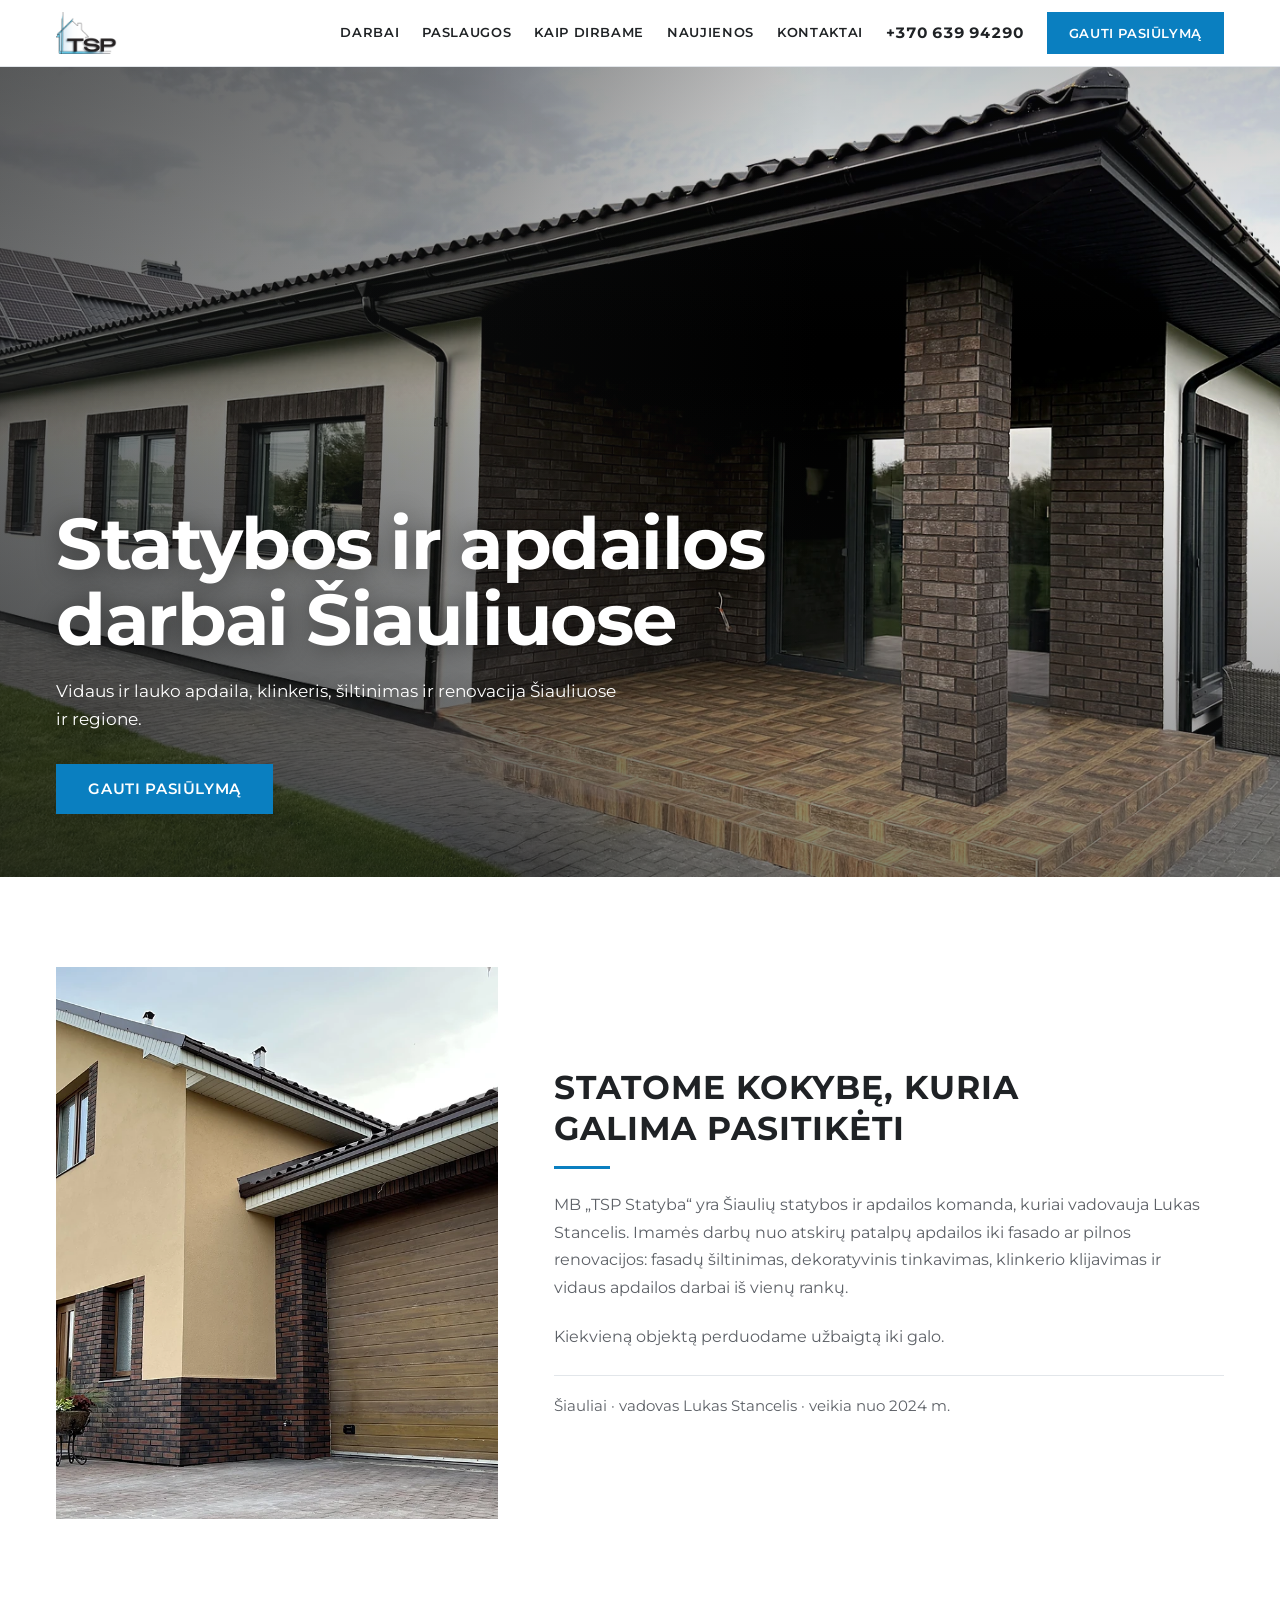
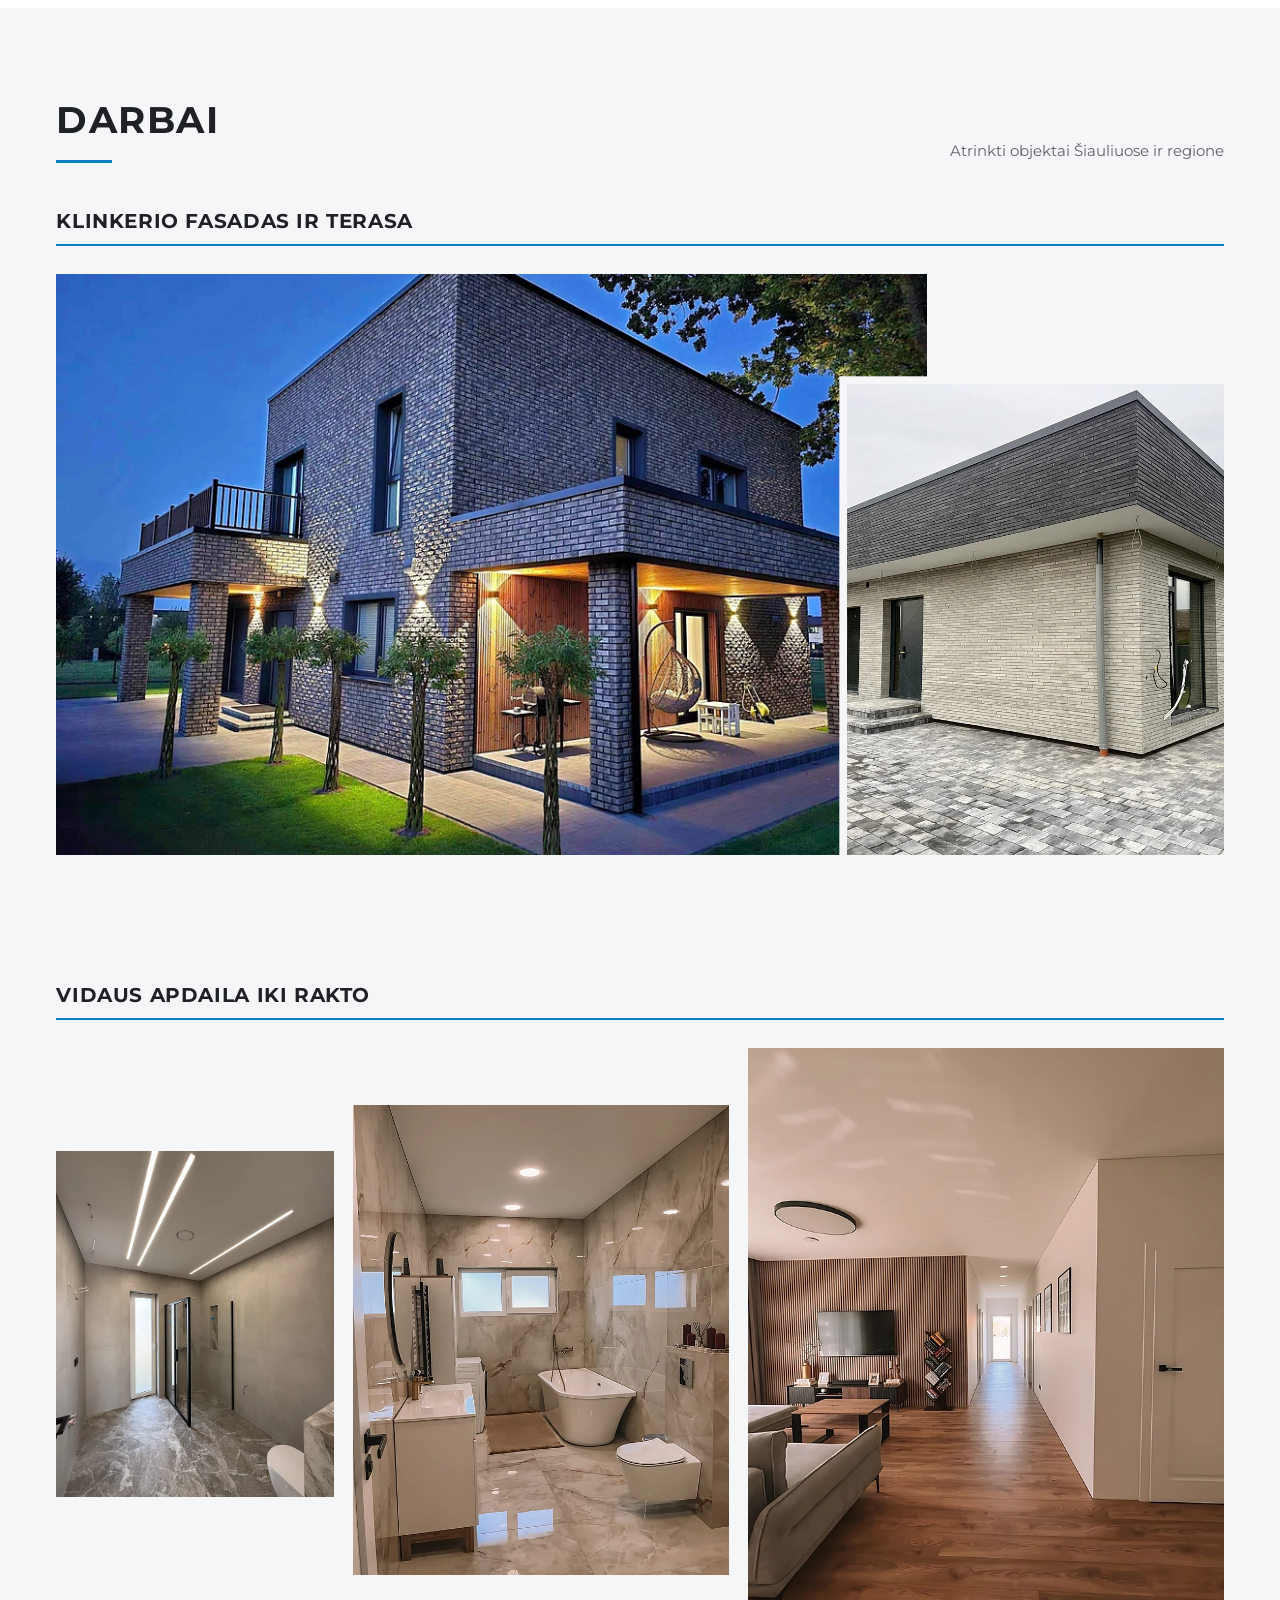
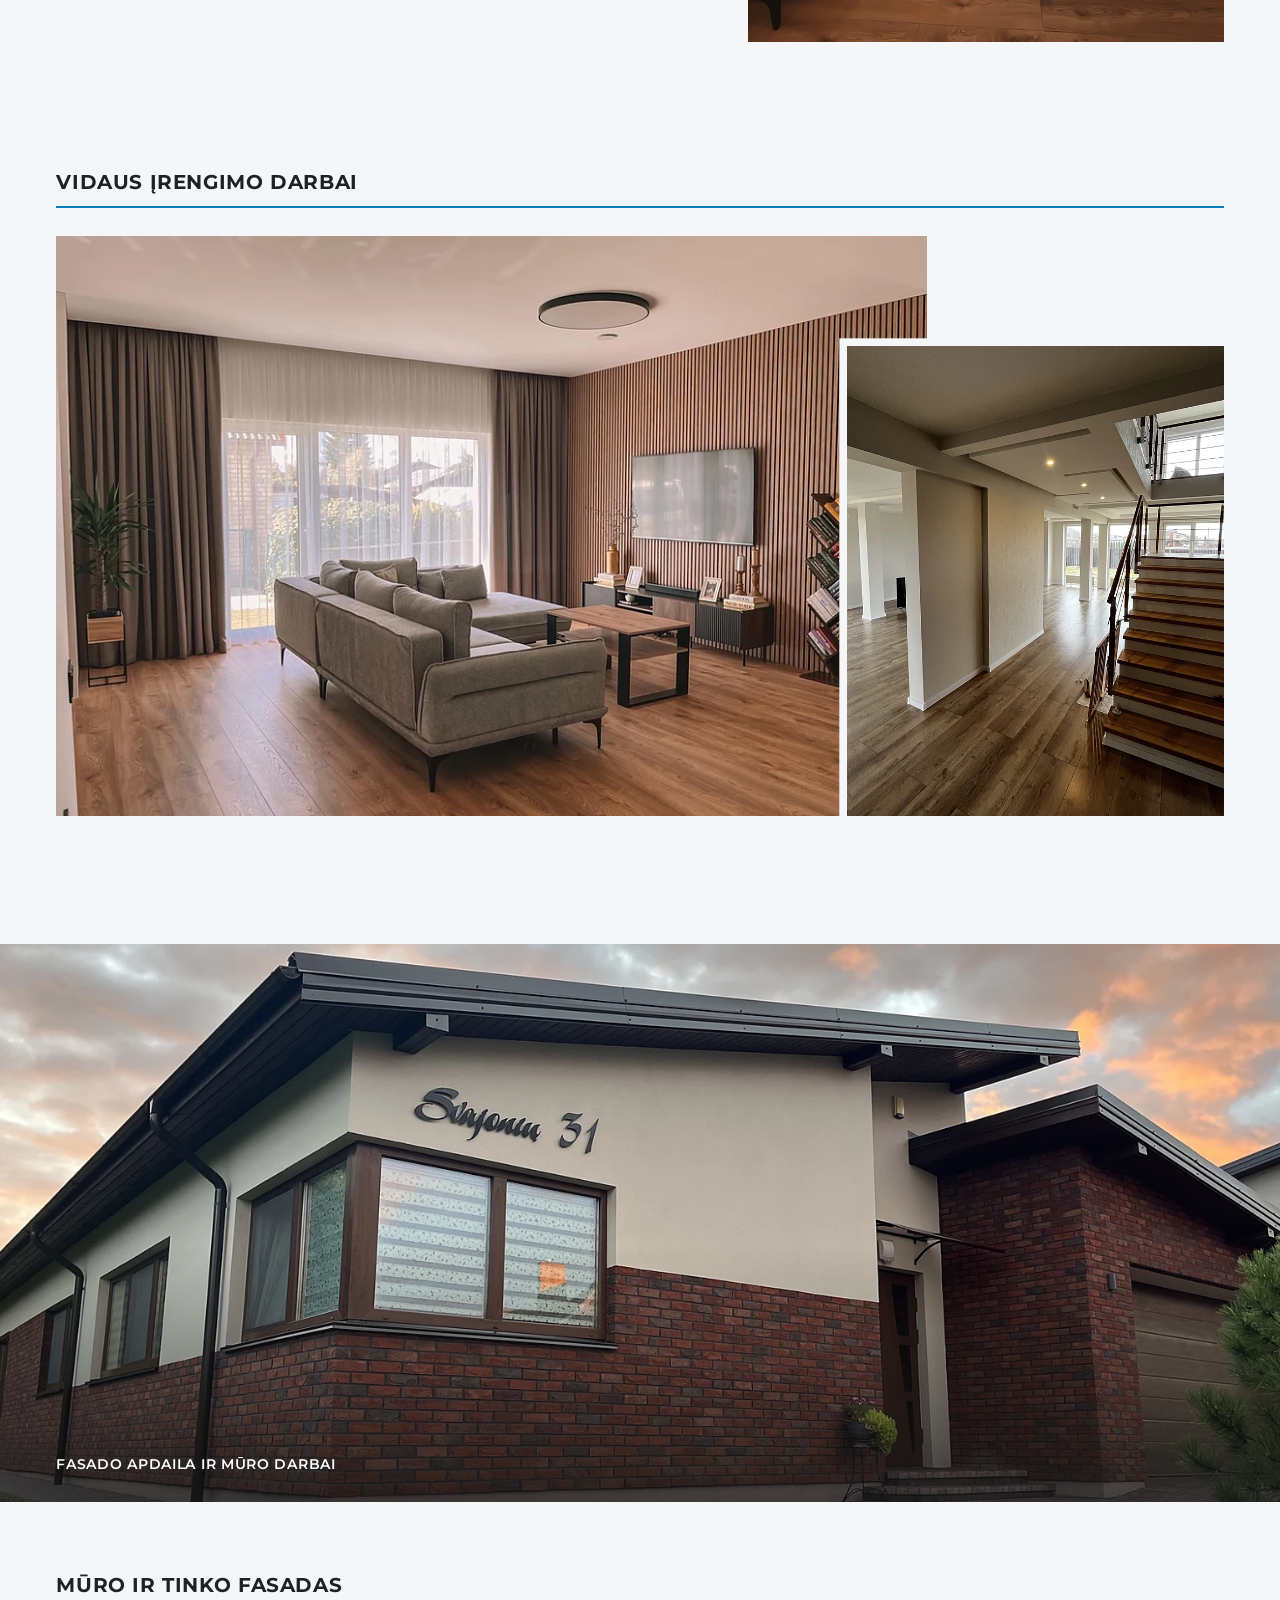
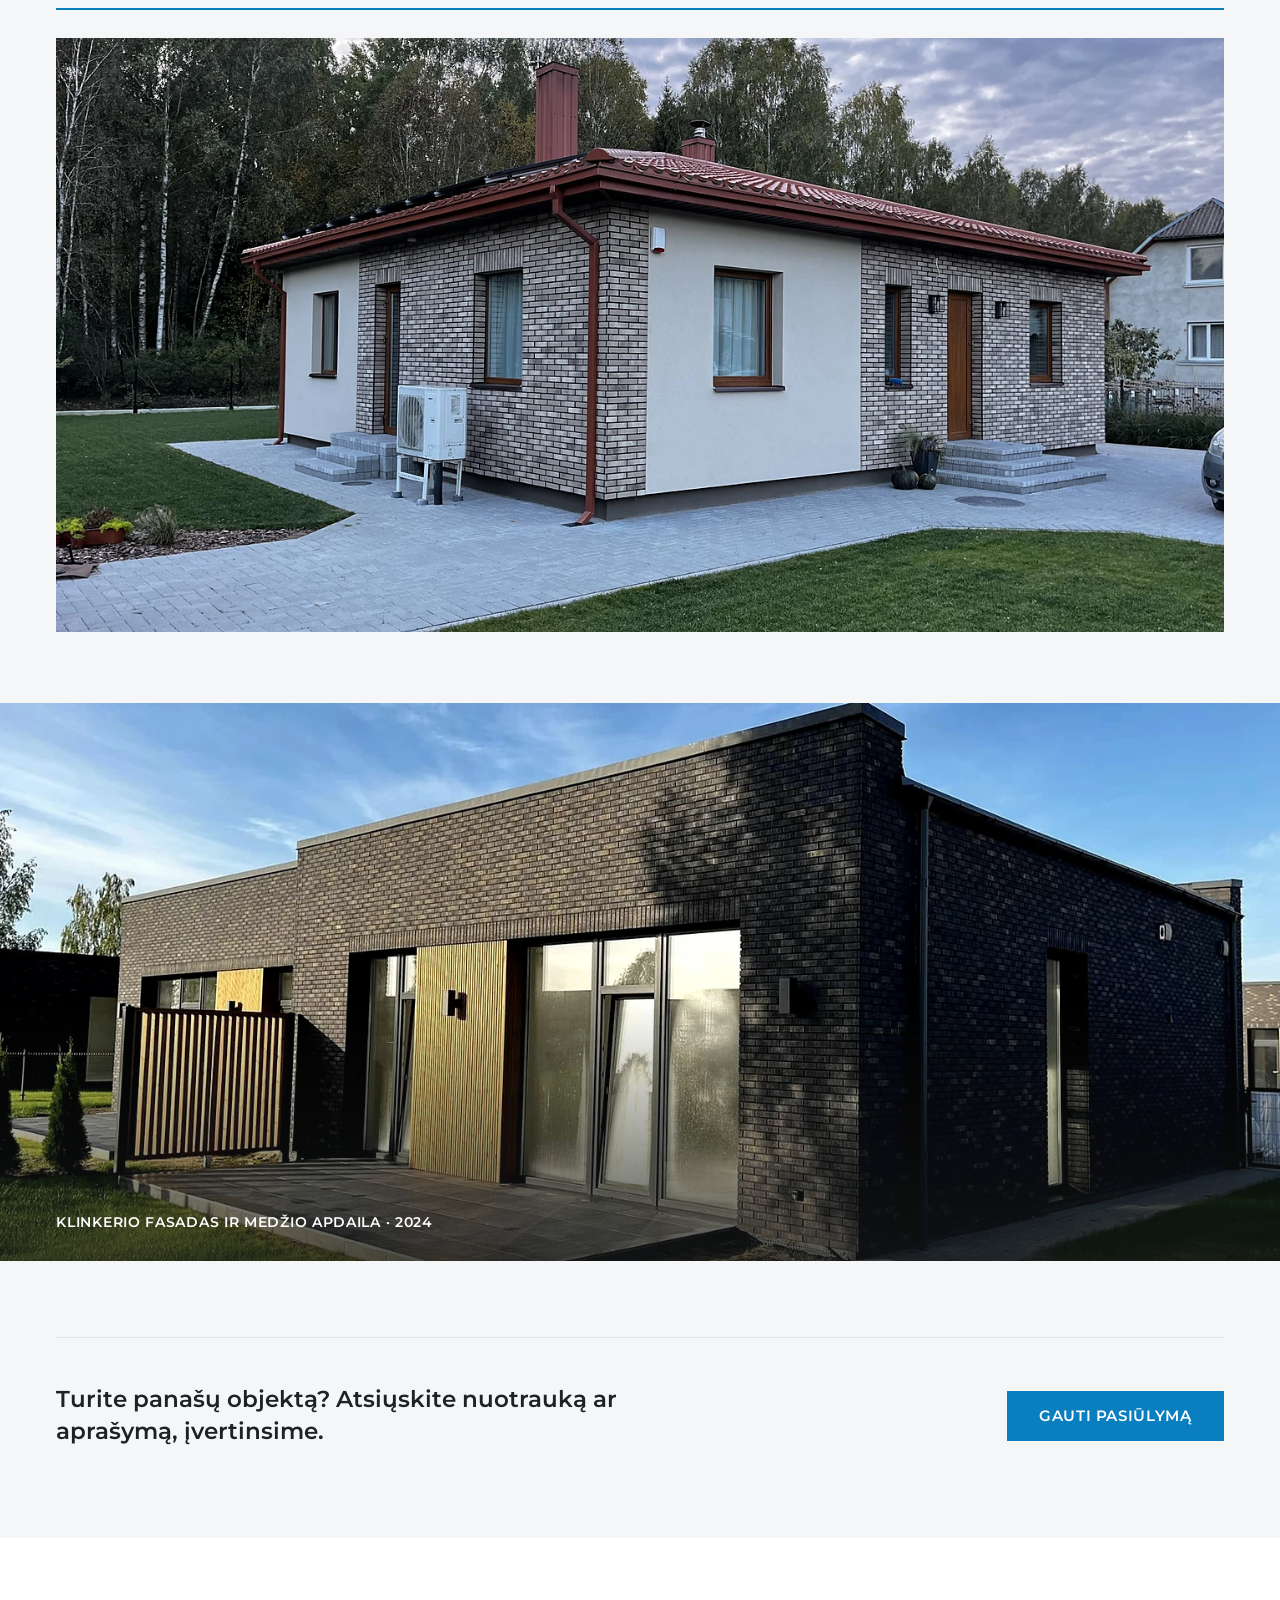
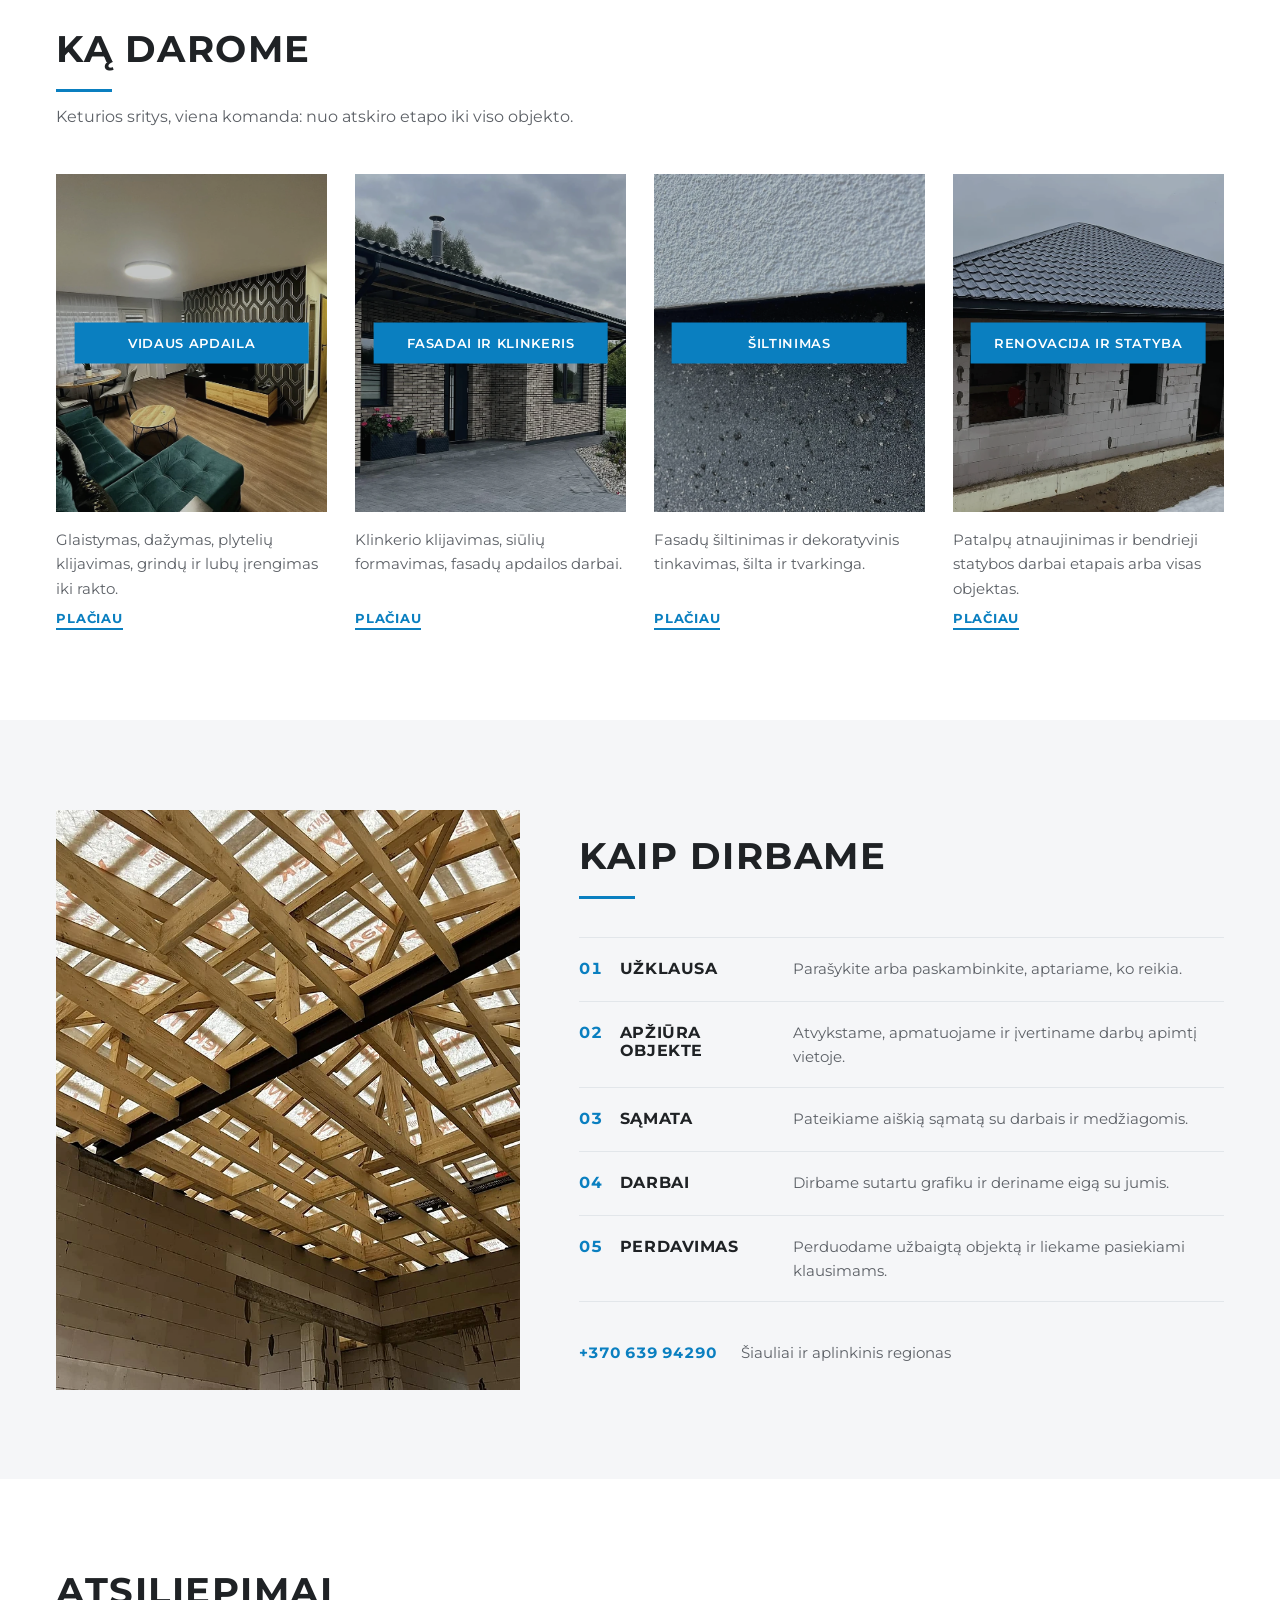
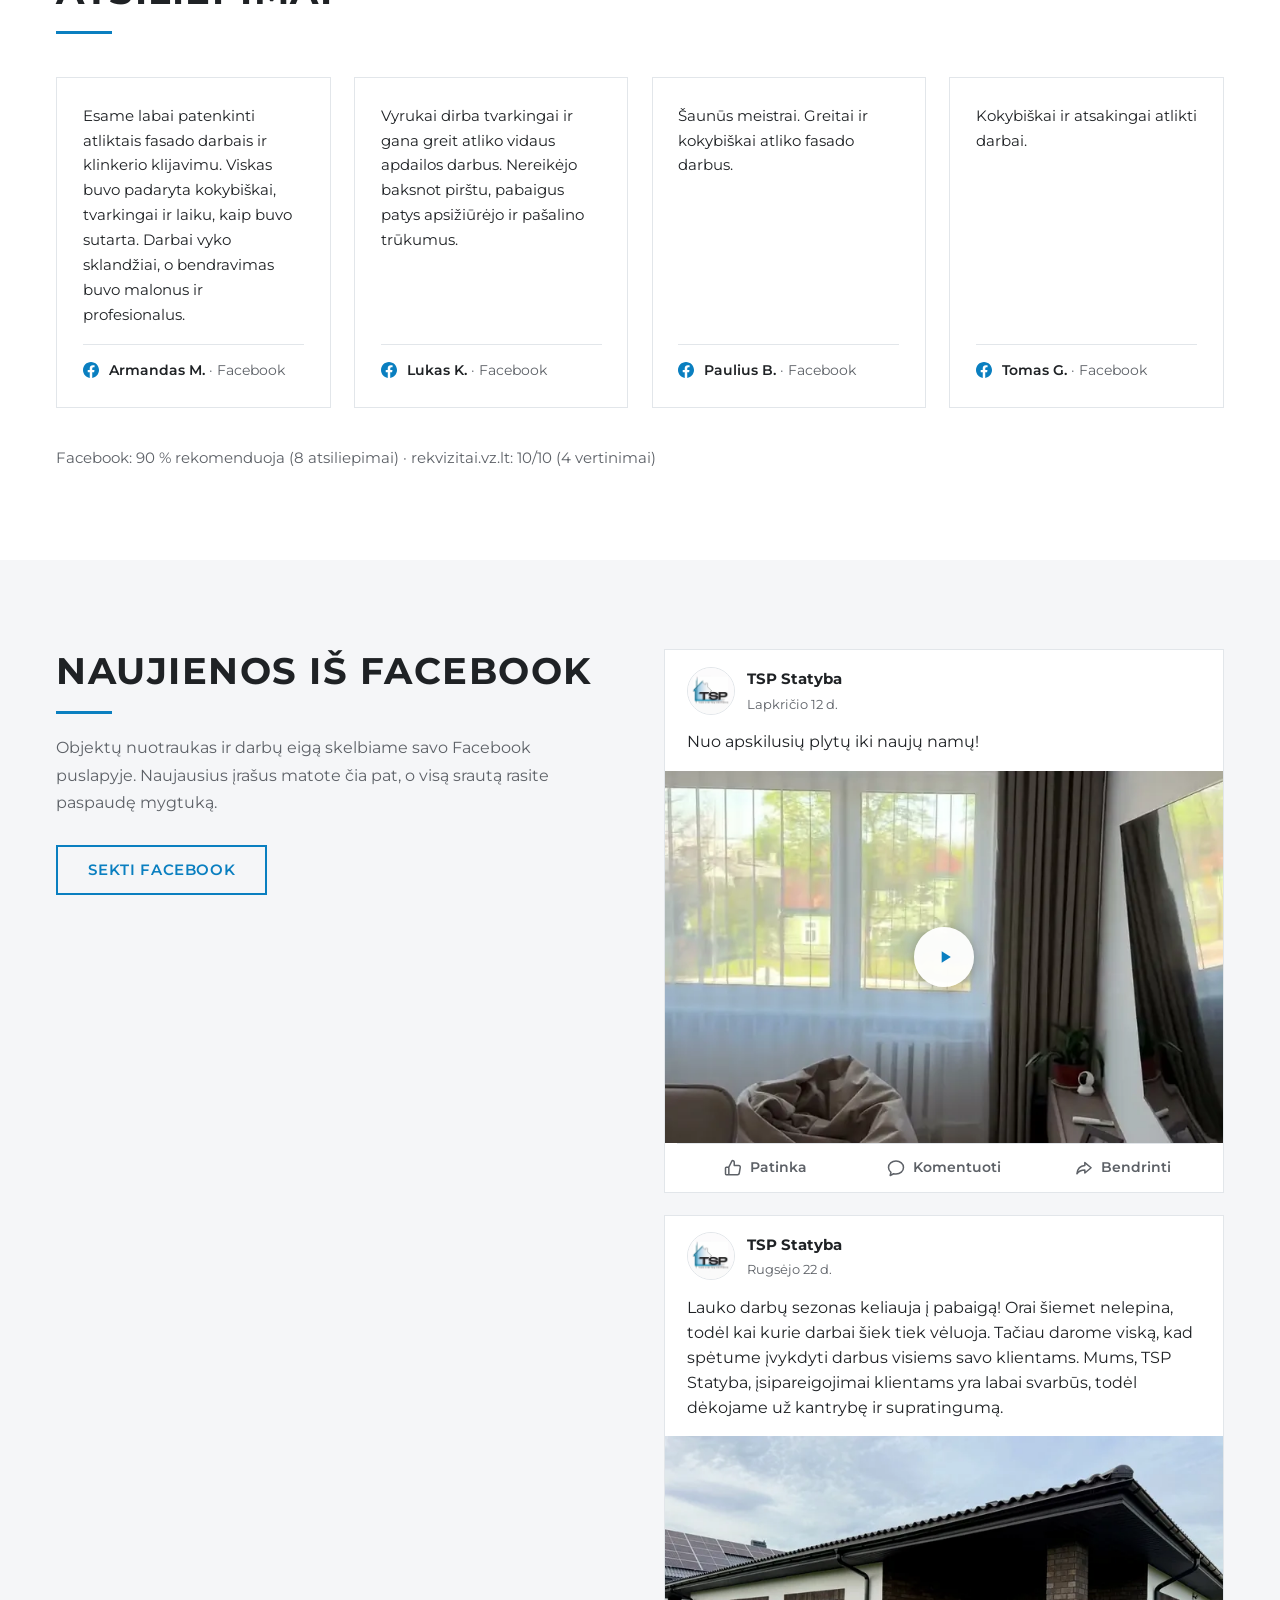
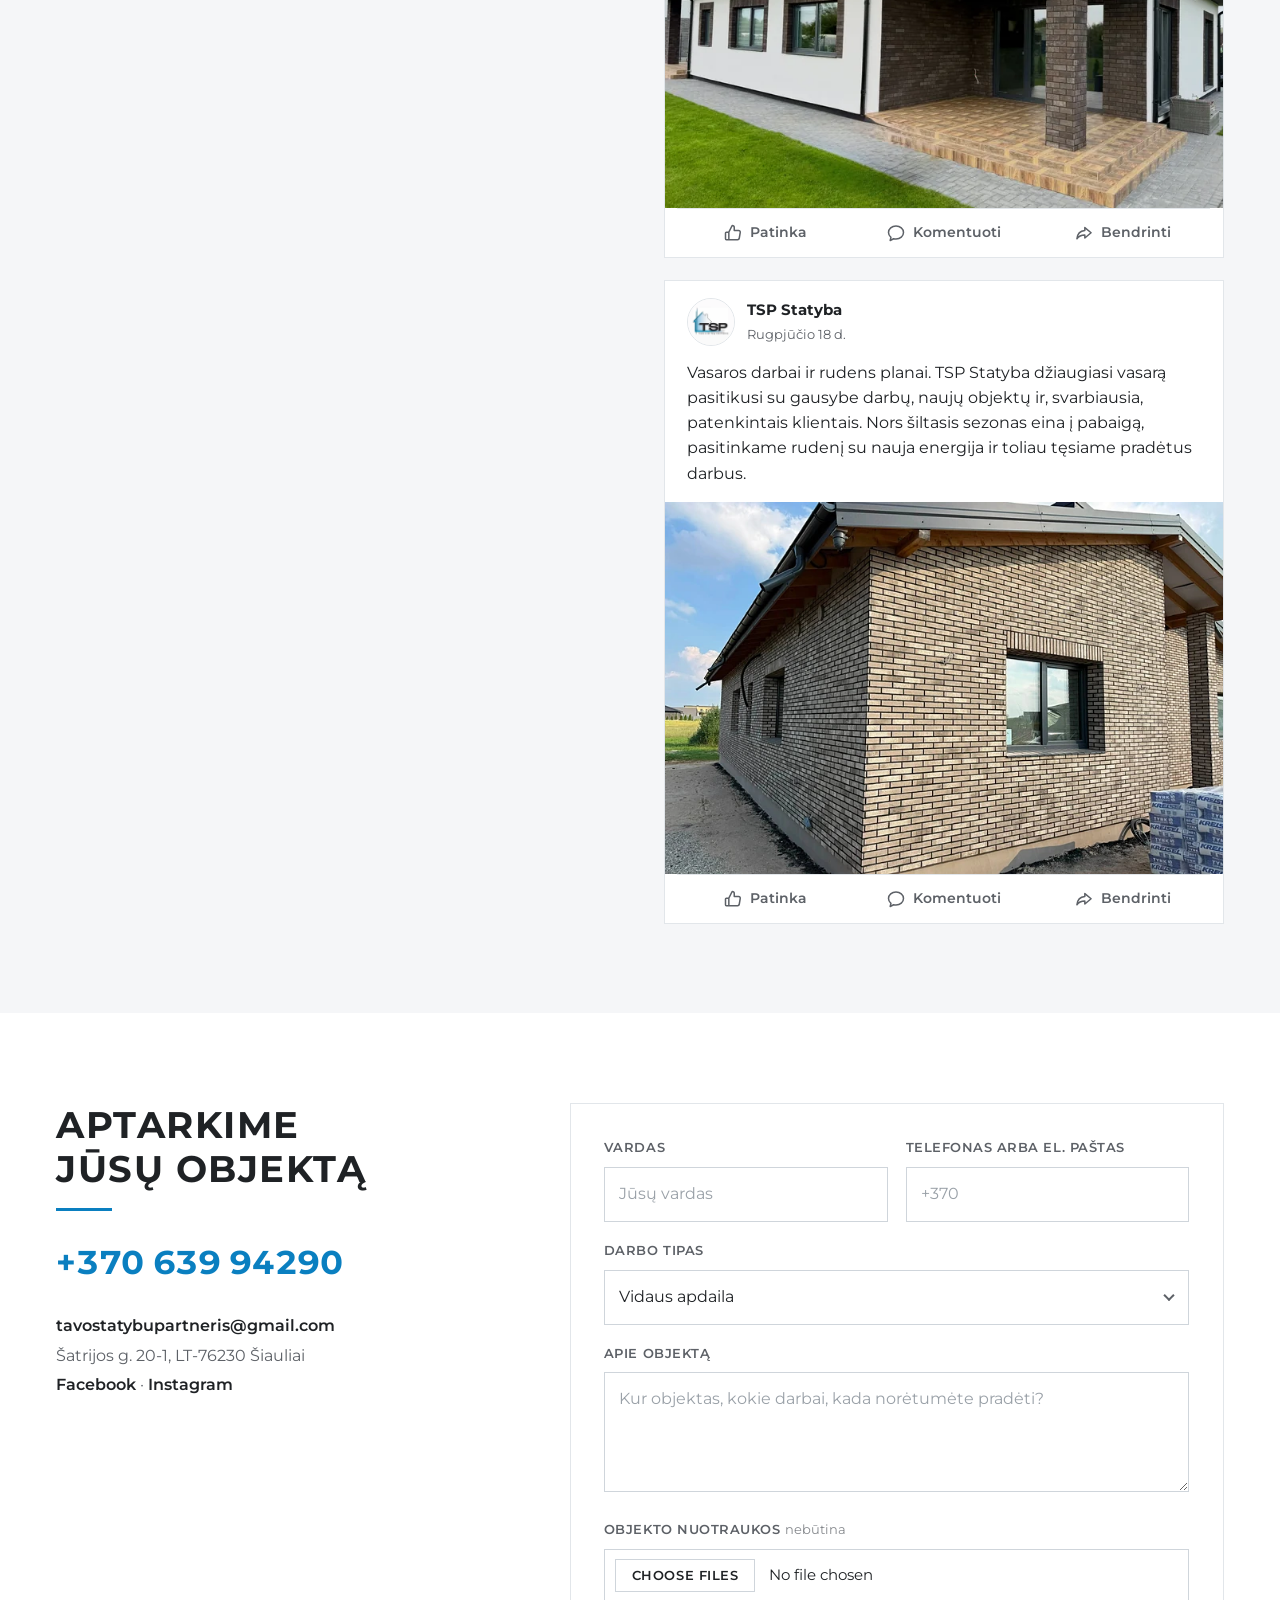
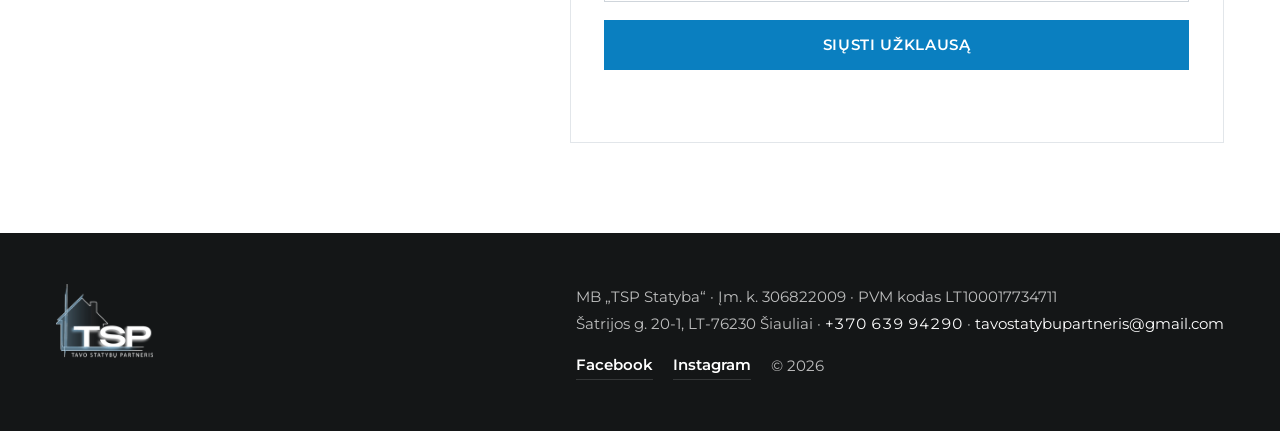
<file: index.html>
<!doctype html>
<html lang="lt">
<head>
<meta charset="utf-8">
<meta name="viewport" content="width=device-width, initial-scale=1">
<title>TSP Statyba · statybos, apdailos ir renovacijos darbai Šiauliuose</title>
<meta name="description" content="MB „TSP Statyba“: vidaus ir lauko apdaila, klinkerio klijavimas, šiltinimas ir renovacija Šiauliuose. Tavo statybų partneris. +370 639 94290.">
<meta name="theme-color" content="#ffffff">
<link rel="canonical" href="https://tspstatyba.lt/">
<link rel="icon" href="/favicon.ico" sizes="48x48">
<link rel="icon" href="/favicon.png" type="image/png" sizes="32x32">
<link rel="icon" href="/icon-192.png" type="image/png" sizes="192x192">
<link rel="apple-touch-icon" href="/apple-touch-icon.png">
<link rel="manifest" href="/site.webmanifest">

<meta property="og:type" content="website">
<meta property="og:locale" content="lt_LT">
<meta property="og:site_name" content="TSP Statyba">
<meta property="og:title" content="TSP Statyba · statybos, apdailos ir renovacijos darbai Šiauliuose">
<meta property="og:description" content="Vidaus ir lauko apdaila, klinkeris, šiltinimas ir renovacija Šiauliuose ir regione.">
<meta property="og:url" content="https://tspstatyba.lt/">
<meta property="og:image" content="https://tspstatyba.lt/img/og.jpg">
<meta property="og:image:width" content="1200">
<meta property="og:image:height" content="630">
<meta name="twitter:card" content="summary_large_image">

<link rel="preload" href="/fonts/montserrat-var.woff2" as="font" type="font/woff2" crossorigin>
<link rel="preload" as="image" href="img/hero-2048.webp"
      imagesrcset="img/hero-1600.webp 1600w, img/hero-2048.webp 2048w"
      imagesizes="100vw" fetchpriority="high" media="(min-width:760px)">
<link rel="preload" as="image" href="img/hero-m-750.webp"
      imagesrcset="img/hero-m-750.webp 750w, img/hero-m-1000.webp 1000w, img/hero-m-1229.webp 1229w"
      imagesizes="100vw" fetchpriority="high" media="(max-width:759px)">
<link rel="stylesheet" href="css/main.css?v=20261117">

<script type="application/ld+json">
{"@context":"https://schema.org","@type":"HomeAndConstructionBusiness",
"name":"MB „TSP Statyba“","alternateName":"Tavo statybų partneris",
"url":"https://tspstatyba.lt/","image":"https://tspstatyba.lt/img/og.jpg",
"telephone":"+37063994290","email":"tavostatybupartneris@gmail.com",
"address":{"@type":"PostalAddress","streetAddress":"Šatrijos g. 20-1","addressLocality":"Šiauliai","postalCode":"LT-76230","addressCountry":"LT"},
"areaServed":"Šiauliai","foundingDate":"2024-06","vatID":"LT100017734711","taxID":"306822009",
"sameAs":["https://www.facebook.com/TSPstatyba","https://www.instagram.com/tavo_statybu_partneris/"]}
</script>
<script>
/* Hero intro: paslėpta būsena tik kai judesys leidžiamas; paleidžiama iškart po DOM, ne po nuotraukos */
(function(){
  if (matchMedia('(prefers-reduced-motion: reduce)').matches) return;
  var d=document.documentElement; d.classList.add('intro');
  var done=0;
  function go(){
    if(done++) return;
    requestAnimationFrame(function(){ requestAnimationFrame(function(){
      d.classList.add('is-ready');
      /* po intro nuimam klases: lieka tik įprasti hero stiliai */
      setTimeout(function(){ d.classList.remove('intro','is-ready'); },3000);
    }); });
  }
  document.addEventListener('DOMContentLoaded',go);
  setTimeout(go,1200);
})();
</script>
</head>
<body>
<a class="skip" href="#main">Pereiti prie turinio</a>

<header class="nav" id="nav">
  <div class="nav__in wrap">
    <a class="nav__logo" href="/" aria-label="TSP Statyba, į puslapio pradžią">
      <img src="img/logo-nav-dark.png" alt="TSP Statyba" width="148" height="102">
    </a>
    <button class="nav__burger" id="burger" type="button" aria-expanded="false" aria-controls="navlinks" aria-label="Atidaryti meniu"><span></span></button>
    <nav class="nav__links" id="navlinks" aria-label="Pagrindinis meniu">
      <a href="#darbai" class="nav__d">Darbai</a>
      <a href="#paslaugos" class="nav__d">Paslaugos</a>
      <a href="#procesas" class="nav__d">Kaip dirbame</a>
      <a href="#naujienos" class="nav__d">Naujienos</a>
      <a href="#kontaktai" class="nav__d">Kontaktai</a>
      <a href="tel:+37063994290" class="nav__tel tnum">+370 639 94290</a>
      <a href="#kontaktai" class="nav__cta btn btn--sm">Gauti pasiūlymą</a>
    </nav>
  </div>
</header>

<main id="main">

  <!-- 1 · HERO -->
  <section class="hero" id="hero">
    <div class="hero__media">
      <picture>
        <source media="(max-width:759px)"
                srcset="img/hero-m-750.webp 750w, img/hero-m-1000.webp 1000w, img/hero-m-1229.webp 1229w"
                sizes="100vw">
        <img src="img/hero-2048.webp"
             srcset="img/hero-1600.webp 1600w, img/hero-2048.webp 2048w"
             sizes="100vw" width="2048" height="1152" fetchpriority="high" decoding="async"
             alt="Vienaukštis namas su baltu tinku, tamsaus klinkerio kolonomis ir dengta terasa">
      </picture>
    </div>
    <div class="hero__scrim" aria-hidden="true"></div>
    <div class="hero__in">
      <h1><span class="w" style="--i:0">Statybos</span> <span class="w" style="--i:1">ir</span> <span class="w" style="--i:2">apdailos</span> <span class="w" style="--i:3">darbai</span> <span class="w" style="--i:4">Šiauliuose</span></h1>
      <p class="hero__sub">Vidaus ir lauko apdaila, klinkeris, šiltinimas ir renovacija Šiauliuose ir regione.</p>
      <div class="hero__cta">
        <a class="btn" href="#kontaktai">Gauti pasiūlymą</a>
      </div>
    </div>
  </section>

  <!-- 2 · ĮŽANGA -->
  <section class="sect" id="apie">
    <div class="wrap intro__grid">
      <div class="intro__media" data-reveal>
        <img src="img/intro-1000.webp" srcset="img/intro-700.webp 700w, img/intro-1000.webp 1000w, img/intro-1400.webp 1400w" sizes="(min-width:900px) 34vw, 74vw" width="1000" height="1250" loading="lazy" decoding="async" alt="Dviaukštis namas: tinkuotas fasadas, tamsaus klinkerio cokolis ir medinė garažo durų apdaila">
      </div>
      <div class="intro__text">
        <h2 class="intro__claim" data-reveal>Statome kokybę, kuria galima pasitikėti</h2>
        <div class="rule" data-reveal data-delay="60"></div>
        <p class="lede" data-reveal data-delay="90">MB „TSP Statyba“ yra Šiaulių statybos ir apdailos komanda, kuriai vadovauja Lukas Stancelis. Imamės darbų nuo atskirų patalpų apdailos iki fasado ar pilnos renovacijos: fasadų šiltinimas, dekoratyvinis tinkavimas, klinkerio klijavimas ir vidaus apdailos darbai iš vienų rankų.</p>
        <p class="lede" data-reveal data-delay="130">Kiekvieną objektą perduodame užbaigtą iki galo.</p>
        <p class="intro__meta" data-reveal data-delay="170">Šiauliai · vadovas Lukas Stancelis · veikia nuo 2024 m.</p>
      </div>
    </div>
  </section>

  <!-- 3 · DARBAI -->
  <section class="sect alt" id="darbai">
    <div class="wrap works__head">
      <div>
        <h2 data-reveal>Darbai</h2>
        <div class="rule" data-reveal data-delay="60"></div>
      </div>
      <p class="works__note" data-reveal data-delay="90">Atrinkti objektai Šiauliuose ir regione</p>
    </div>

    <div class="wrap objs">

      <!-- W1 -->
      <article class="case">
        <header class="case__head" data-reveal>
          <h3 class="case__title">Klinkerio fasadas ir terasa</h3>
        </header>
        <div class="case__stage">
          <div data-reveal class="ph case__main">
            <img class="ar32" src="img/w1-a-1800.webp" srcset="img/w1-a-900.webp 900w, img/w1-a-1600.webp 1600w, img/w1-a-1800.webp 1800w" sizes="(min-width:900px) 66vw, 78vw" width="1800" height="1200" loading="lazy" decoding="async" alt="Dviaukštis tamsaus klinkerio namas vakare su apšviesta terasa ir įėjimo zona">
          </div>
          <div data-reveal data-delay="90" class="ph case__inset">
            <img class="ar45" src="img/w1-b-1000.webp" srcset="img/w1-b-700.webp 700w, img/w1-b-1000.webp 1000w" sizes="(min-width:900px) 24vw, 78vw" width="1000" height="1250" loading="lazy" decoding="async" alt="Šviesaus mūro fasadas su tamsia plytelių apdaila ir trinkelėmis klotu kiemu">
          </div>
        </div>
      </article>

      <!-- W2 -->
      <article class="case case--r">
        <header class="case__head" data-reveal>
          <h3 class="case__title">Vidaus apdaila iki rakto</h3>
        </header>
        <div class="case__stage case__stage--tri case__stage--trir">
          <div data-reveal class="ph case__t1">
            <img class="ar45" src="img/w2-a-900.webp" srcset="img/w2-a-700.webp 700w, img/w2-a-900.webp 900w" sizes="(min-width:900px) 40vw, 78vw" width="900" height="1125" loading="lazy" decoding="async" alt="Svetainė su medinių lentelių siena ir koridorius po vidaus apdailos darbų">
          </div>
          <div data-reveal data-delay="70" class="ph case__t2">
            <img class="ar45" src="img/w2-b-900.webp" srcset="img/w2-b-700.webp 700w, img/w2-b-900.webp 900w" sizes="(min-width:900px) 30vw, 78vw" width="900" height="1125" loading="lazy" decoding="async" alt="Vonios kambarys su marmuro imitacijos plytelėmis ir laisvai stovinčia vonia">
          </div>
          <div data-reveal data-delay="140" class="ph case__t3">
            <img class="ar45" src="img/w2-c-900.webp" srcset="img/w2-c-700.webp 700w, img/w2-c-900.webp 900w" sizes="(min-width:900px) 24vw, 78vw" width="900" height="1125" loading="lazy" decoding="async" alt="Vonios kambarys su stiklo dušo kabina, marmuro grindimis ir linijiniais lubų šviestuvais">
          </div>
        </div>
      </article>

      <!-- W3 -->
      <article class="case">
        <header class="case__head" data-reveal>
          <h3 class="case__title">Vidaus įrengimo darbai</h3>
        </header>
        <div class="case__stage">
          <div data-reveal class="ph case__main">
            <img class="ar32" src="img/w3-a-1600.webp" srcset="img/w3-a-900.webp 900w, img/w3-a-1600.webp 1600w" sizes="(min-width:900px) 66vw, 78vw" width="1600" height="1067" loading="lazy" decoding="async" alt="Svetainė su medinių lentelių siena, sofa ir dideliu langu po apdailos darbų">
          </div>
          <div data-reveal data-delay="90" class="ph case__inset">
            <img class="ar45" src="img/w3-b-1000.webp" srcset="img/w3-b-700.webp 700w, img/w3-b-1000.webp 1000w" sizes="(min-width:900px) 24vw, 78vw" width="1000" height="1250" loading="lazy" decoding="async" alt="Erdvi patalpa su mediniais laiptais ir naujomis grindimis">
          </div>
        </div>
      </article>
    </div>

    <!-- W4 · full-bleed -->
    <article class="obj obj--bleed" style="margin-block:clamp(44px,5.5vw,84px)">
      <div class="obj__media" data-reveal>
        <picture>
          <source media="(max-width:899px)" srcset="img/w4-m-750.webp 750w, img/w4-m-1100.webp 1100w" sizes="100vw">
          <img src="img/w4-2048.webp" srcset="img/w4-1600.webp 1600w, img/w4-2048.webp 2048w" sizes="100vw" width="2048" height="853" loading="lazy" decoding="async" alt="Vienaukštis namas su klinkerio cokoliu, tinkuotu fasadu ir plačiais stogo išsikišimais">
        </picture>
        <p class="obj__cap--over">Fasado apdaila ir mūro darbai</p>
      </div>
    </article>

    <div class="wrap objs">
      <!-- W5 -->
      <article class="case">
        <header class="case__head" data-reveal>
          <h3 class="case__title">Mūro ir tinko fasadas</h3>
        </header>
        <div class="case__stage case__stage--solo">
          <div data-reveal class="ph case__main">
            <img class="ar32" src="img/w5-2048.webp" srcset="img/w5-900.webp 900w, img/w5-1400.webp 1400w, img/w5-2048.webp 2048w" sizes="(min-width:900px) 92vw, 78vw" width="2048" height="1365" loading="lazy" decoding="async" alt="Vienaukštis namas su mūro ir tinko fasadu, trinkelių taku ir sutvarkyta veja">
          </div>
        </div>
      </article>
    </div>

    <!-- W6 · full-bleed finalas -->
    <article class="obj obj--bleed" style="margin-top:clamp(44px,5.5vw,84px)">
      <div class="obj__media" data-reveal>
        <picture>
          <source media="(max-width:899px)" srcset="img/o3-m-750.webp 750w, img/o3-m-1100.webp 1100w" sizes="100vw">
          <img src="img/o3-2048.webp" srcset="img/o3-1600.webp 1600w, img/o3-2048.webp 2048w" sizes="100vw" width="2048" height="853" loading="lazy" decoding="async" alt="Tamsaus klinkerio namas su medžio apdailos akcentu ir terasa">
        </picture>
        <p class="obj__cap--over">Klinkerio fasadas ir medžio apdaila · 2024</p>
      </div>
    </article>

    <div class="wrap">
      <div class="works__cta">
        <p data-reveal>Turite panašų objektą? Atsiųskite nuotrauką ar aprašymą, įvertinsime.</p>
        <a class="btn" href="#kontaktai" data-reveal data-delay="80">Gauti pasiūlymą</a>
      </div>
    </div>
  </section>

  <!-- 4 · PASLAUGOS -->
  <section class="sect" id="paslaugos">
    <div class="wrap">
      <div class="sect__head">
        <h2 data-reveal>Ką darome</h2>
        <div class="rule" data-reveal data-delay="60"></div>
        <p data-reveal data-delay="90">Keturios sritys, viena komanda: nuo atskiro etapo iki viso objekto.</p>
      </div>

      <div class="svc__grid">
        <article class="svc__item" data-reveal>
          <a class="svc__tile" href="/paslaugos/vidaus-apdaila/" aria-label="Vidaus apdaila, plačiau apie paslaugą">
            <img src="img/sv-vidaus-1000.webp" srcset="img/sv-vidaus-700.webp 700w, img/sv-vidaus-1000.webp 1000w, img/sv-vidaus-1400.webp 1400w" sizes="(min-width:1181px) 23vw, (min-width:761px) 46vw, 100vw" width="1000" height="1250" loading="lazy" decoding="async" alt="Įrengta svetainė po vidaus apdailos darbų su dekoratyvine siena ir apšvietimu">
            <span class="svc__label">Vidaus apdaila</span>
          </a>
          <p class="svc__desc">Glaistymas, dažymas, plytelių klijavimas, grindų ir lubų įrengimas iki rakto.</p>
          <a class="svc__more" href="/paslaugos/vidaus-apdaila/">Plačiau</a>
        </article>

        <article class="svc__item" data-reveal data-delay="70">
          <a class="svc__tile" href="/paslaugos/fasadai-ir-klinkeris/" aria-label="Fasadai ir klinkeris, plačiau apie paslaugą">
            <img src="img/sv-klinkeris-1000.webp" srcset="img/sv-klinkeris-700.webp 700w, img/sv-klinkeris-1000.webp 1000w, img/sv-klinkeris-1400.webp 1400w" sizes="(min-width:1181px) 23vw, (min-width:761px) 46vw, 100vw" width="1000" height="1250" loading="lazy" decoding="async" alt="Šviesaus klinkerio fasadas su tamsiais langais ir sutvarkyta aplinka">
            <span class="svc__label">Fasadai ir klinkeris</span>
          </a>
          <p class="svc__desc">Klinkerio klijavimas, siūlių formavimas, fasadų apdailos darbai.</p>
          <a class="svc__more" href="/paslaugos/fasadai-ir-klinkeris/">Plačiau</a>
        </article>

        <article class="svc__item" data-reveal data-delay="140">
          <a class="svc__tile" href="/paslaugos/siltinimas/" aria-label="Šiltinimas, plačiau apie paslaugą">
            <img src="img/sv-siltinimas-1000.webp" srcset="img/sv-siltinimas-700.webp 700w, img/sv-siltinimas-1000.webp 1000w, img/sv-siltinimas-1400.webp 1400w" sizes="(min-width:1181px) 23vw, (min-width:761px) 46vw, 100vw" width="1000" height="1250" loading="lazy" decoding="async" alt="Dekoratyvinio tinko faktūra iš arti ant apšiltinto fasado">
            <span class="svc__label">Šiltinimas</span>
          </a>
          <p class="svc__desc">Fasadų šiltinimas ir dekoratyvinis tinkavimas, šilta ir tvarkinga.</p>
          <a class="svc__more" href="/paslaugos/siltinimas/">Plačiau</a>
        </article>

        <article class="svc__item" data-reveal data-delay="210">
          <a class="svc__tile" href="/paslaugos/renovacija-ir-statyba/" aria-label="Renovacija ir statyba, plačiau apie paslaugą">
            <img src="img/sv-renovacija-1000.webp" srcset="img/sv-renovacija-700.webp 700w, img/sv-renovacija-1000.webp 1000w, img/sv-renovacija-1400.webp 1400w" sizes="(min-width:1181px) 23vw, (min-width:761px) 46vw, 100vw" width="1000" height="1250" loading="lazy" decoding="async" alt="Mūro darbai statomame name: blokelių sienos ir angos">
            <span class="svc__label">Renovacija ir statyba</span>
          </a>
          <p class="svc__desc">Patalpų atnaujinimas ir bendrieji statybos darbai etapais arba visas objektas.</p>
          <a class="svc__more" href="/paslaugos/renovacija-ir-statyba/">Plačiau</a>
        </article>
      </div>
    </div>
  </section>

  <!-- 5 · PROCESAS -->
  <section class="sect alt" id="procesas">
    <div class="wrap proc__grid">
      <div class="proc__media" data-reveal>
        <img src="img/proc-1000.webp" srcset="img/proc-700.webp 700w, img/proc-1000.webp 1000w, img/proc-1400.webp 1400w" sizes="(min-width:900px) 36vw, 80vw" width="1000" height="1250" loading="lazy" decoding="async" alt="Medinės stogo konstrukcijos montavimas ant mūrinių sienų statomame name">
      </div>
      <div class="proc__body">
        <h2 data-reveal>Kaip dirbame</h2>
        <div class="rule" data-reveal data-delay="60"></div>
        <ol class="proc__list">
          <li class="proc__step" data-reveal><span class="proc__num tnum">01</span><h3>Užklausa</h3><p>Parašykite arba paskambinkite, aptariame, ko reikia.</p></li>
          <li class="proc__step" data-reveal data-delay="60"><span class="proc__num tnum">02</span><h3>Apžiūra objekte</h3><p>Atvykstame, apmatuojame ir įvertiname darbų apimtį vietoje.</p></li>
          <li class="proc__step" data-reveal data-delay="120"><span class="proc__num tnum">03</span><h3>Sąmata</h3><p>Pateikiame aiškią sąmatą su darbais ir medžiagomis.</p></li>
          <li class="proc__step" data-reveal data-delay="180"><span class="proc__num tnum">04</span><h3>Darbai</h3><p>Dirbame sutartu grafiku ir deriname eigą su jumis.</p></li>
          <li class="proc__step" data-reveal data-delay="240"><span class="proc__num tnum">05</span><h3>Perdavimas</h3><p>Perduodame užbaigtą objektą ir liekame pasiekiami klausimams.</p></li>
        </ol>
        <div class="proc__foot" data-reveal data-delay="280">
          <a class="tnum" href="tel:+37063994290">+370 639 94290</a>
          <span>Šiauliai ir aplinkinis regionas</span>
        </div>
      </div>
    </div>
  </section>

  <!-- 6 · ATSILIEPIMAI -->
  <section class="sect" id="atsiliepimai">
    <div class="wrap">
      <div class="sect__head">
        <h2 data-reveal>Atsiliepimai</h2>
        <div class="rule" data-reveal data-delay="60"></div>
      </div>
      <div class="revs">
        <figure class="rev" data-reveal>
          <blockquote><p>Esame labai patenkinti atliktais fasado darbais ir klinkerio klijavimu. Viskas buvo padaryta kokybiškai, tvarkingai ir laiku, kaip buvo sutarta. Darbai vyko sklandžiai, o bendravimas buvo malonus ir profesionalus.</p></blockquote>
          <figcaption class="rev__src">
            <svg width="16" height="16" viewBox="0 0 24 24" aria-hidden="true"><path d="M24 12.07C24 5.4 18.63 0 12 0S0 5.4 0 12.07C0 18.1 4.39 23.1 10.13 24v-8.44H7.08v-3.49h3.05V9.41c0-3.02 1.79-4.69 4.53-4.69 1.31 0 2.68.24 2.68.24v2.96h-1.51c-1.49 0-1.96.93-1.96 1.89v2.26h3.33l-.53 3.49h-2.8V24C19.61 23.1 24 18.1 24 12.07z"/></svg>
            <span><span class="rev__name">Armandas M.</span> · Facebook</span>
          </figcaption>
        </figure>
        <figure class="rev" data-reveal data-delay="70">
          <blockquote><p>Vyrukai dirba tvarkingai ir gana greit atliko vidaus apdailos darbus. Nereikėjo baksnot pirštu, pabaigus patys apsižiūrėjo ir pašalino trūkumus.</p></blockquote>
          <figcaption class="rev__src">
            <svg width="16" height="16" viewBox="0 0 24 24" aria-hidden="true"><path d="M24 12.07C24 5.4 18.63 0 12 0S0 5.4 0 12.07C0 18.1 4.39 23.1 10.13 24v-8.44H7.08v-3.49h3.05V9.41c0-3.02 1.79-4.69 4.53-4.69 1.31 0 2.68.24 2.68.24v2.96h-1.51c-1.49 0-1.96.93-1.96 1.89v2.26h3.33l-.53 3.49h-2.8V24C19.61 23.1 24 18.1 24 12.07z"/></svg>
            <span><span class="rev__name">Lukas K.</span> · Facebook</span>
          </figcaption>
        </figure>
        <figure class="rev" data-reveal data-delay="140">
          <blockquote><p>Šaunūs meistrai. Greitai ir kokybiškai atliko fasado darbus.</p></blockquote>
          <figcaption class="rev__src">
            <svg width="16" height="16" viewBox="0 0 24 24" aria-hidden="true"><path d="M24 12.07C24 5.4 18.63 0 12 0S0 5.4 0 12.07C0 18.1 4.39 23.1 10.13 24v-8.44H7.08v-3.49h3.05V9.41c0-3.02 1.79-4.69 4.53-4.69 1.31 0 2.68.24 2.68.24v2.96h-1.51c-1.49 0-1.96.93-1.96 1.89v2.26h3.33l-.53 3.49h-2.8V24C19.61 23.1 24 18.1 24 12.07z"/></svg>
            <span><span class="rev__name">Paulius B.</span> · Facebook</span>
          </figcaption>
        </figure>
        <figure class="rev" data-reveal data-delay="210">
          <blockquote><p>Kokybiškai ir atsakingai atlikti darbai.</p></blockquote>
          <figcaption class="rev__src">
            <svg width="16" height="16" viewBox="0 0 24 24" aria-hidden="true"><path d="M24 12.07C24 5.4 18.63 0 12 0S0 5.4 0 12.07C0 18.1 4.39 23.1 10.13 24v-8.44H7.08v-3.49h3.05V9.41c0-3.02 1.79-4.69 4.53-4.69 1.31 0 2.68.24 2.68.24v2.96h-1.51c-1.49 0-1.96.93-1.96 1.89v2.26h3.33l-.53 3.49h-2.8V24C19.61 23.1 24 18.1 24 12.07z"/></svg>
            <span><span class="rev__name">Tomas G.</span> · Facebook</span>
          </figcaption>
        </figure>
      </div>
      <p class="revs__agg" data-reveal>Facebook: 90 % rekomenduoja (8 atsiliepimai) · rekvizitai.vz.lt: 10/10 (4 vertinimai)</p>
    </div>
  </section>

  <!-- 7 · NAUJIENOS -->
  <section class="sect alt" id="naujienos">
    <div class="wrap news__grid">
      <div class="news__text">
        <h2 data-reveal>Naujienos iš Facebook</h2>
        <div class="rule" data-reveal data-delay="60"></div>
        <p class="lede" data-reveal data-delay="90">Objektų nuotraukas ir darbų eigą skelbiame savo Facebook puslapyje. Naujausius įrašus matote čia pat, o visą srautą rasite paspaudę mygtuką.</p>
        <div class="news__cta" data-reveal data-delay="130">
          <a class="btn btn--ghost" href="https://www.facebook.com/TSPstatyba/" target="_blank" rel="noopener">Sekti Facebook</a>
        </div>
      </div>

      <div class="news__posts">
<!-- NEWS:START -->
        <article class="post" data-reveal>
          <header class="post__head">
            <img class="post__avatar" src="img/fb-avatar.webp" width="48" height="48" alt="" loading="lazy" decoding="async">
            <span>
              <b class="post__name">TSP Statyba</b>
              <span class="post__meta"><time datetime="2026-11-12">Lapkričio 12 d.</time></span>
            </span>
          </header>
          <p class="post__text">Nuo apskilusių plytų iki naujų namų!</p>
          <div class="post__media post__media--video is-paused" data-video>
            <video src="video/news-1756927753110228.mp4" poster="img/news-1756927753110228-700.webp" muted loop playsinline preload="none" width="720" height="480" aria-label="Vaizdo įrašas: butas po remonto, šviesi svetainė su sofa ir dideliais langais"></video>
            <span class="post__play" aria-hidden="true"><svg width="20" height="20" viewBox="0 0 24 24"><path d="M8 5v14l11-7z"/></svg></span>
            <a class="post__cover" href="https://www.facebook.com/reel/960646363506715/" target="_blank" rel="noopener"><span class="vh">Žiūrėti šį įrašą Facebook</span></a>
          </div>
          <p class="post__actions">
            <a href="https://www.facebook.com/reel/960646363506715/" target="_blank" rel="noopener"><svg width="20" height="20" viewBox="0 0 24 24" aria-hidden="true"><path d="M7 11v9H4a1 1 0 0 1-1-1v-7a1 1 0 0 1 1-1h3zm0 0 4-8a2.5 2.5 0 0 1 2.5 2.5V9h5.2a2 2 0 0 1 2 2.3l-1.2 7A2 2 0 0 1 17.5 20H7"/></svg>Patinka</a>
            <a href="https://www.facebook.com/reel/960646363506715/" target="_blank" rel="noopener"><svg width="20" height="20" viewBox="0 0 24 24" aria-hidden="true"><path d="M12 3.5c-4.97 0-9 3.53-9 7.88 0 2.3 1.13 4.37 2.93 5.81L5 21l4.2-2.1c.9.24 1.84.36 2.8.36 4.97 0 9-3.53 9-7.88S16.97 3.5 12 3.5z"/></svg>Komentuoti</a>
            <a href="https://www.facebook.com/reel/960646363506715/" target="_blank" rel="noopener"><svg width="20" height="20" viewBox="0 0 24 24" aria-hidden="true"><path d="M13 5.5V9C6.5 9.5 4 13.5 3.5 19c2-3 4.8-4.4 9.5-4.5v3.5l7.5-6.25L13 5.5z"/></svg>Bendrinti</a>
          </p>
        </article>
        <article class="post" data-reveal data-delay="70">
          <header class="post__head">
            <img class="post__avatar" src="img/fb-avatar.webp" width="48" height="48" alt="" loading="lazy" decoding="async">
            <span>
              <b class="post__name">TSP Statyba</b>
              <span class="post__meta"><time datetime="2026-09-22">Rugsėjo 22 d.</time></span>
            </span>
          </header>
          <p class="post__text">Lauko darbų sezonas keliauja į pabaigą! Orai šiemet nelepina, todėl kai kurie darbai šiek tiek vėluoja. Tačiau darome viską, kad spėtume įvykdyti darbus visiems savo klientams. Mums, TSP Statyba, įsipareigojimai klientams yra labai svarbūs, todėl dėkojame už kantrybę ir supratingumą.</p>
          <a class="post__media" href="https://www.facebook.com/100063790592393/posts/1698134448989559" target="_blank" rel="noopener" tabindex="-1" aria-hidden="true">
            <img src="img/news-1-1400.webp" srcset="img/news-1-700.webp 700w, img/news-1-1000.webp 1000w, img/news-1-1400.webp 1400w" sizes="(min-width:960px) 36vw, 100vw" width="1000" height="667" loading="lazy" decoding="async" alt="Naujas vienaaukštis namas su baltu tinku, tamsiu klinkeriu ir terasa">
          </a>
          <p class="post__actions">
            <a href="https://www.facebook.com/100063790592393/posts/1698134448989559" target="_blank" rel="noopener"><svg width="20" height="20" viewBox="0 0 24 24" aria-hidden="true"><path d="M7 11v9H4a1 1 0 0 1-1-1v-7a1 1 0 0 1 1-1h3zm0 0 4-8a2.5 2.5 0 0 1 2.5 2.5V9h5.2a2 2 0 0 1 2 2.3l-1.2 7A2 2 0 0 1 17.5 20H7"/></svg>Patinka</a>
            <a href="https://www.facebook.com/100063790592393/posts/1698134448989559" target="_blank" rel="noopener"><svg width="20" height="20" viewBox="0 0 24 24" aria-hidden="true"><path d="M12 3.5c-4.97 0-9 3.53-9 7.88 0 2.3 1.13 4.37 2.93 5.81L5 21l4.2-2.1c.9.24 1.84.36 2.8.36 4.97 0 9-3.53 9-7.88S16.97 3.5 12 3.5z"/></svg>Komentuoti</a>
            <a href="https://www.facebook.com/100063790592393/posts/1698134448989559" target="_blank" rel="noopener"><svg width="20" height="20" viewBox="0 0 24 24" aria-hidden="true"><path d="M13 5.5V9C6.5 9.5 4 13.5 3.5 19c2-3 4.8-4.4 9.5-4.5v3.5l7.5-6.25L13 5.5z"/></svg>Bendrinti</a>
          </p>
        </article>
        <article class="post" data-reveal data-delay="140">
          <header class="post__head">
            <img class="post__avatar" src="img/fb-avatar.webp" width="48" height="48" alt="" loading="lazy" decoding="async">
            <span>
              <b class="post__name">TSP Statyba</b>
              <span class="post__meta"><time datetime="2026-08-18">Rugpjūčio 18 d.</time></span>
            </span>
          </header>
          <p class="post__text">Vasaros darbai ir rudens planai. TSP Statyba džiaugiasi vasarą pasitikusi su gausybe darbų, naujų objektų ir, svarbiausia, patenkintais klientais. Nors šiltasis sezonas eina į pabaigą, pasitinkame rudenį su nauja energija ir toliau tęsiame pradėtus darbus.</p>
          <a class="post__media" href="https://www.facebook.com/100063790592393/posts/1663365282466476" target="_blank" rel="noopener" tabindex="-1" aria-hidden="true">
            <img src="img/news-2-1400.webp" srcset="img/news-2-700.webp 700w, img/news-2-1000.webp 1000w, img/news-2-1400.webp 1400w" sizes="(min-width:960px) 36vw, 100vw" width="1000" height="667" loading="lazy" decoding="async" alt="Plytų mūro namas su nauju stogu ir plačiais išsikišimais">
          </a>
          <p class="post__actions">
            <a href="https://www.facebook.com/100063790592393/posts/1663365282466476" target="_blank" rel="noopener"><svg width="20" height="20" viewBox="0 0 24 24" aria-hidden="true"><path d="M7 11v9H4a1 1 0 0 1-1-1v-7a1 1 0 0 1 1-1h3zm0 0 4-8a2.5 2.5 0 0 1 2.5 2.5V9h5.2a2 2 0 0 1 2 2.3l-1.2 7A2 2 0 0 1 17.5 20H7"/></svg>Patinka</a>
            <a href="https://www.facebook.com/100063790592393/posts/1663365282466476" target="_blank" rel="noopener"><svg width="20" height="20" viewBox="0 0 24 24" aria-hidden="true"><path d="M12 3.5c-4.97 0-9 3.53-9 7.88 0 2.3 1.13 4.37 2.93 5.81L5 21l4.2-2.1c.9.24 1.84.36 2.8.36 4.97 0 9-3.53 9-7.88S16.97 3.5 12 3.5z"/></svg>Komentuoti</a>
            <a href="https://www.facebook.com/100063790592393/posts/1663365282466476" target="_blank" rel="noopener"><svg width="20" height="20" viewBox="0 0 24 24" aria-hidden="true"><path d="M13 5.5V9C6.5 9.5 4 13.5 3.5 19c2-3 4.8-4.4 9.5-4.5v3.5l7.5-6.25L13 5.5z"/></svg>Bendrinti</a>
          </p>
        </article>
<!-- NEWS:END -->
      </div>
    </div>
  </section>

  <!-- 8 · KONTAKTAI -->
  <section class="sect" id="kontaktai">
    <div class="wrap contact__grid">
      <div class="contact__info">
        <h2 data-reveal>Aptarkime jūsų objektą</h2>
        <div class="rule" data-reveal data-delay="60"></div>
        <a class="contact__tel tnum" href="tel:+37063994290" data-reveal data-delay="90">+370 639 94290</a>
        <p class="contact__meta" data-reveal data-delay="130">
          <a href="mailto:tavostatybupartneris@gmail.com">tavostatybupartneris@gmail.com</a><br>
          Šatrijos g. 20-1, LT-76230 Šiauliai<br>
          <a href="https://www.facebook.com/TSPstatyba" target="_blank" rel="noopener">Facebook</a> ·
          <a href="https://www.instagram.com/tavo_statybu_partneris/" target="_blank" rel="noopener">Instagram</a>
        </p>
      </div>

      <form class="f" id="form" action="https://formsubmit.co/evolvia.info+tsp@gmail.com" method="POST" enctype="multipart/form-data" novalidate data-reveal data-delay="90">
        <input type="hidden" name="_subject" value="Užklausa iš tspstatyba">
        <input type="hidden" name="_captcha" value="false">
        <input type="hidden" name="_template" value="table">
        <input class="f__hp" type="text" name="_honey" tabindex="-1" autocomplete="off" aria-hidden="true">

        <div class="f__row2">
          <div>
            <label class="f__label" for="vardas">Vardas</label>
            <input class="f__field" id="vardas" name="Vardas" type="text" required autocomplete="name" placeholder="Jūsų vardas">
          </div>
          <div>
            <label class="f__label" for="kontaktas">Telefonas arba el. paštas</label>
            <input class="f__field" id="kontaktas" name="Telefonas arba el. paštas" type="text" required autocomplete="tel" placeholder="+370">
          </div>
        </div>

        <div>
          <label class="f__label" for="tipas">Darbo tipas</label>
          <div class="f__selwrap">
            <select class="f__field" id="tipas" name="Darbo tipas" required>
              <option value="Vidaus apdaila">Vidaus apdaila</option>
              <option value="Fasadai ir klinkeris">Fasadai ir klinkeris</option>
              <option value="Šiltinimas">Šiltinimas</option>
              <option value="Renovacija ir statyba">Renovacija ir statyba</option>
              <option value="Kita">Kita</option>
            </select>
          </div>
        </div>

        <div>
          <label class="f__label" for="objektas">Apie objektą</label>
          <textarea class="f__field" id="objektas" name="Apie objektą" required placeholder="Kur objektas, kokie darbai, kada norėtumėte pradėti?"></textarea>
        </div>

        <div>
          <label class="f__label" for="failai">Objekto nuotraukos <span>nebūtina</span></label>
          <input class="f__field f__file" id="failai" name="attachment" type="file" accept="image/*" multiple>
        </div>

        <button class="btn btn--wide" type="submit" id="submit">Siųsti užklausą</button>
        <p class="f__msg" id="formMsg" role="status" aria-live="polite"></p>
      </form>
    </div>
  </section>
</main>

<footer class="foot">
  <div class="wrap foot__in">
    <img class="foot__logo" src="img/logo-full-light.png" alt="TSP Statyba, Tavo statybų partneris" width="220" height="168" loading="lazy" decoding="async">
    <div class="foot__cols">
      <p class="foot__txt">
        MB „TSP Statyba“ · Įm. k. 306822009 · PVM kodas LT100017734711<br>
        Šatrijos g. 20-1, LT-76230 Šiauliai ·
        <a class="tnum" href="tel:+37063994290">+370 639 94290</a> ·
        <a href="mailto:tavostatybupartneris@gmail.com">tavostatybupartneris@gmail.com</a>
      </p>
      <p class="foot__b">
        <a href="https://www.facebook.com/TSPstatyba" target="_blank" rel="noopener">Facebook</a>
        <a href="https://www.instagram.com/tavo_statybu_partneris/" target="_blank" rel="noopener">Instagram</a>
        <span>© 2026</span>
      </p>
    </div>
  </div>
</footer>

<div class="callbar" id="callbar">
  <a href="tel:+37063994290">Skambinti</a>
  <a href="#kontaktai">Gauti pasiūlymą</a>
</div>

<script src="js/lenis.min.js?v=20260926b" defer></script>
<script src="js/main.js?v=20260926b" defer></script>
</body>
</html>
</file>
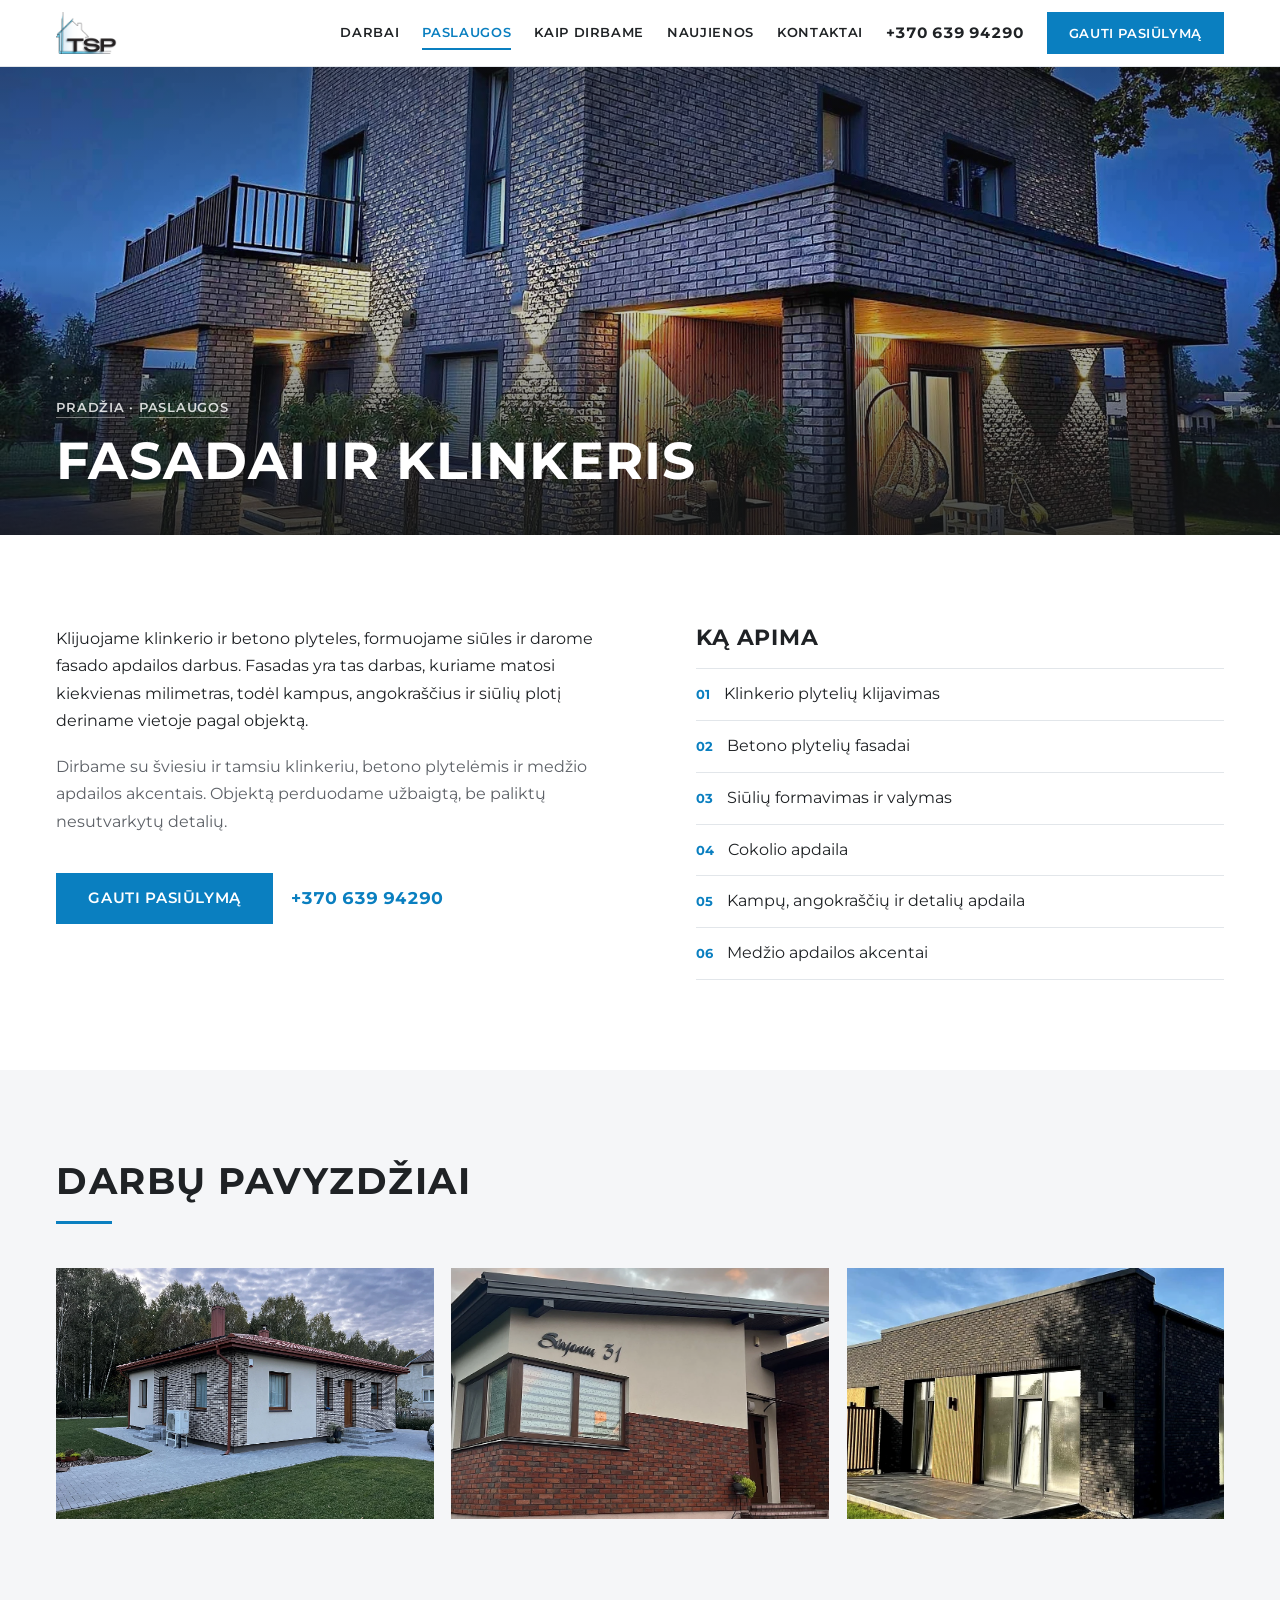
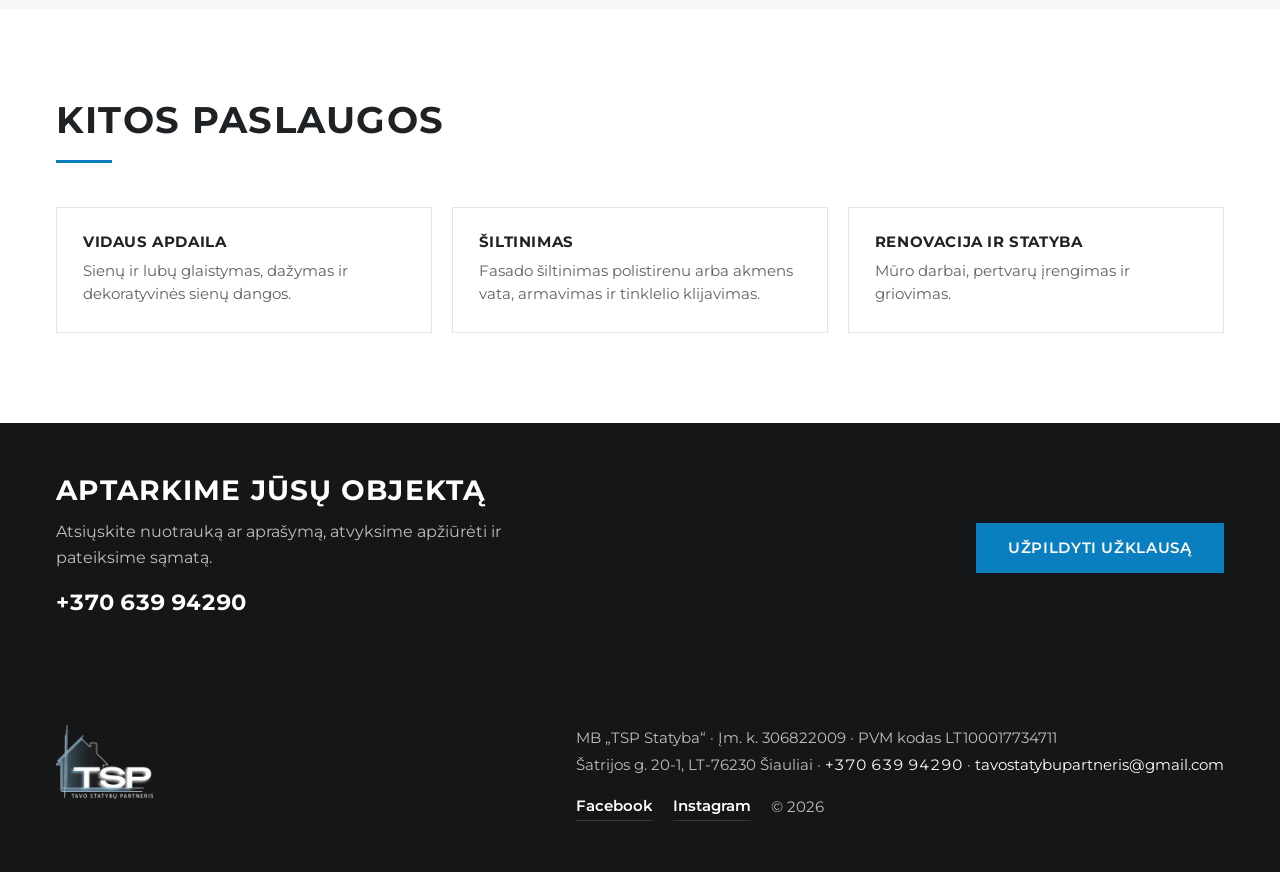
<file: paslaugos/fasadai-ir-klinkeris/index.html>
<!doctype html>
<html lang="lt">
<head>
<meta charset="utf-8">
<meta name="viewport" content="width=device-width, initial-scale=1">
<title>Fasadai ir klinkerio klijavimas Šiauliuose · TSP Statyba</title>
<meta name="description" content="Klinkerio ir betono plytelių fasadai, siūlių formavimas, cokolio ir angokraščių apdaila. MB „TSP Statyba“, Šiauliai ir regionas.">
<meta name="theme-color" content="#ffffff">
<link rel="canonical" href="https://tspstatyba.lt/paslaugos/fasadai-ir-klinkeris/">
<link rel="icon" href="/favicon.ico" sizes="48x48">
<link rel="icon" href="/favicon.png" type="image/png" sizes="32x32">
<link rel="icon" href="/icon-192.png" type="image/png" sizes="192x192">
<link rel="apple-touch-icon" href="/apple-touch-icon.png">
<link rel="manifest" href="/site.webmanifest">

<meta property="og:type" content="website">
<meta property="og:locale" content="lt_LT">
<meta property="og:site_name" content="TSP Statyba">
<meta property="og:title" content="Fasadai ir klinkerio klijavimas Šiauliuose · TSP Statyba">
<meta property="og:description" content="Klinkerio ir betono plytelių fasadai, siūlių formavimas, cokolio ir angokraščių apdaila. MB „TSP Statyba“, Šiauliai ir regionas.">
<meta property="og:url" content="https://tspstatyba.lt/paslaugos/fasadai-ir-klinkeris/">
<meta property="og:image" content="https://tspstatyba.lt/img/og.jpg">
<meta name="twitter:card" content="summary_large_image">

<link rel="preload" href="/fonts/montserrat-var.woff2" as="font" type="font/woff2" crossorigin>
<link rel="preload" as="image" href="/img/w1-a-1800.webp" imagesrcset="/img/w1-a-900.webp 900w, /img/w1-a-1600.webp 1600w, /img/w1-a-1800.webp 1800w" imagesizes="100vw" fetchpriority="high">
<link rel="stylesheet" href="/css/main.css?v=20261117">

<script type="application/ld+json">
{"@context":"https://schema.org","@type":"Service","name":"Fasadai ir klinkeris",
"serviceType":"Fasadai ir klinkeris","areaServed":"Šiauliai",
"provider":{"@type":"HomeAndConstructionBusiness","name":"MB „TSP Statyba“",
"url":"https://tspstatyba.lt/","telephone":"+37063994290",
"address":{"@type":"PostalAddress","streetAddress":"Šatrijos g. 20-1","addressLocality":"Šiauliai","postalCode":"LT-76230","addressCountry":"LT"}},
"url":"https://tspstatyba.lt/paslaugos/fasadai-ir-klinkeris/"}
</script>
<script type="application/ld+json">
{"@context":"https://schema.org","@type":"BreadcrumbList","itemListElement":[
{"@type":"ListItem","position":1,"name":"Pradžia","item":"https://tspstatyba.lt/"},
{"@type":"ListItem","position":2,"name":"Paslaugos","item":"https://tspstatyba.lt/#paslaugos"},
{"@type":"ListItem","position":3,"name":"Fasadai ir klinkeris","item":"https://tspstatyba.lt/paslaugos/fasadai-ir-klinkeris/"}]}
</script>
</head>
<body>
<a class="skip" href="#main">Pereiti prie turinio</a>

<header class="nav" id="nav">
  <div class="nav__in wrap">
    <a class="nav__logo" href="/" aria-label="TSP Statyba, į puslapio pradžią">
      <img src="/img/logo-nav-dark.png" alt="TSP Statyba" width="148" height="102">
    </a>
    <button class="nav__burger" id="burger" type="button" aria-expanded="false" aria-controls="navlinks" aria-label="Atidaryti meniu"><span></span></button>
    <nav class="nav__links" id="navlinks" aria-label="Pagrindinis meniu">
      <a href="/#darbai" class="nav__d">Darbai</a>
      <a href="/#paslaugos" class="nav__d is-active">Paslaugos</a>
      <a href="/#procesas" class="nav__d">Kaip dirbame</a>
      <a href="/#naujienos" class="nav__d">Naujienos</a>
      <a href="/#kontaktai" class="nav__d">Kontaktai</a>
      <a href="tel:+37063994290" class="nav__tel tnum">+370 639 94290</a>
      <a href="/#kontaktai" class="nav__cta btn btn--sm">Gauti pasiūlymą</a>
    </nav>
  </div>
</header>

<main id="main">

  <section class="phero">
    <div class="phero__media">
      <img src="/img/w1-a-1800.webp" srcset="/img/w1-a-900.webp 900w, /img/w1-a-1600.webp 1600w, /img/w1-a-1800.webp 1800w" sizes="100vw" fetchpriority="high" decoding="async" alt="Dviaukštis tamsaus klinkerio namas vakare su apšviesta terasa">
    </div>
    <div class="phero__scrim" aria-hidden="true"></div>
    <div class="phero__in">
      <p class="crumb"><a href="/">Pradžia</a> · <a href="/#paslaugos">Paslaugos</a></p>
      <h1>Fasadai ir klinkeris</h1>
    </div>
  </section>

  <section class="sect">
    <div class="wrap lead__grid">
      <div>
        <p class="lede" data-reveal>Klijuojame klinkerio ir betono plyteles, formuojame siūles ir darome fasado apdailos darbus. Fasadas yra tas darbas, kuriame matosi kiekvienas milimetras, todėl kampus, angokraščius ir siūlių plotį deriname vietoje pagal objektą.</p>
        <p class="lede" data-reveal data-delay="70">Dirbame su šviesiu ir tamsiu klinkeriu, betono plytelėmis ir medžio apdailos akcentais. Objektą perduodame užbaigtą, be paliktų nesutvarkytų detalių.</p>
        <div class="lead__cta" data-reveal data-delay="130">
          <a class="btn" href="/#kontaktai">Gauti pasiūlymą</a>
          <a class="tel tnum" href="tel:+37063994290">+370 639 94290</a>
        </div>
      </div>
      <div class="lead__side">
        <h2 data-reveal>Ką apima</h2>
        <ul class="wlist">
          <li><span>01</span>Klinkerio plytelių klijavimas</li>
          <li><span>02</span>Betono plytelių fasadai</li>
          <li><span>03</span>Siūlių formavimas ir valymas</li>
          <li><span>04</span>Cokolio apdaila</li>
          <li><span>05</span>Kampų, angokraščių ir detalių apdaila</li>
          <li><span>06</span>Medžio apdailos akcentai</li>
        </ul>
      </div>
    </div>
  </section>

  <section class="sect alt">
    <div class="wrap">
      <div class="sect__head">
        <h2 data-reveal>Darbų pavyzdžiai</h2>
        <div class="rule" data-reveal data-delay="60"></div>
      </div>
      <div class="gal">
        <div class="ph ar32" data-reveal>
          <img src="/img/w5-1400.webp" sizes="(min-width:760px) 31vw, 100vw" loading="lazy" decoding="async" alt="Vienaukštis namas su mūro ir tinko fasadu ir trinkelių taku">
        </div>
        <div class="ph ar32" data-reveal data-delay="70">
          <img src="/img/w4-1600.webp" sizes="(min-width:760px) 31vw, 100vw" loading="lazy" decoding="async" alt="Vienaukštis namas su klinkerio cokoliu ir tinkuotu fasadu">
        </div>
        <div class="ph ar32" data-reveal data-delay="140">
          <img src="/img/o3-1600.webp" sizes="(min-width:760px) 31vw, 100vw" loading="lazy" decoding="async" alt="Tamsaus klinkerio namas su medžio apdailos akcentu ir terasa">
        </div>
      </div>
    </div>
  </section>

  <section class="sect">
    <div class="wrap">
      <div class="sect__head">
        <h2 data-reveal>Kitos paslaugos</h2>
        <div class="rule" data-reveal data-delay="60"></div>
      </div>
      <div class="more">
        <a href="/paslaugos/vidaus-apdaila/" data-reveal>
          <h3>Vidaus apdaila</h3>
          <p>Sienų ir lubų glaistymas, dažymas ir dekoratyvinės sienų dangos.</p>
        </a>
        <a href="/paslaugos/siltinimas/" data-reveal>
          <h3>Šiltinimas</h3>
          <p>Fasado šiltinimas polistirenu arba akmens vata, armavimas ir tinklelio klijavimas.</p>
        </a>
        <a href="/paslaugos/renovacija-ir-statyba/" data-reveal>
          <h3>Renovacija ir statyba</h3>
          <p>Mūro darbai, pertvarų įrengimas ir griovimas.</p>
        </a>
      </div>
    </div>
  </section>

  <section class="band">
    <div class="wrap band__in">
      <div>
        <h2 data-reveal>Aptarkime jūsų objektą</h2>
        <p data-reveal data-delay="70">Atsiųskite nuotrauką ar aprašymą, atvyksime apžiūrėti ir pateiksime sąmatą.</p>
        <a class="tel tnum" href="tel:+37063994290" data-reveal data-delay="110">+370 639 94290</a>
      </div>
      <a class="btn" href="/#kontaktai" data-reveal data-delay="140">Užpildyti užklausą</a>
    </div>
  </section>
</main>

<footer class="foot">
  <div class="wrap foot__in">
    <img class="foot__logo" src="/img/logo-full-light.png" alt="TSP Statyba, Tavo statybų partneris" width="220" height="168" loading="lazy" decoding="async">
    <div class="foot__cols">
      <p class="foot__txt">
        MB „TSP Statyba“ · Įm. k. 306822009 · PVM kodas LT100017734711<br>
        Šatrijos g. 20-1, LT-76230 Šiauliai ·
        <a class="tnum" href="tel:+37063994290">+370 639 94290</a> ·
        <a href="mailto:tavostatybupartneris@gmail.com">tavostatybupartneris@gmail.com</a>
      </p>
      <p class="foot__b">
        <a href="https://www.facebook.com/TSPstatyba" target="_blank" rel="noopener">Facebook</a>
        <a href="https://www.instagram.com/tavo_statybu_partneris/" target="_blank" rel="noopener">Instagram</a>
        <span>© 2026</span>
      </p>
    </div>
  </div>
</footer>

<div class="callbar" id="callbar">
  <a href="tel:+37063994290">Skambinti</a>
  <a href="/#kontaktai">Gauti pasiūlymą</a>
</div>

<script src="/js/lenis.min.js?v=20260926b" defer></script>
<script src="/js/main.js?v=20260926b" defer></script>
</body>
</html>
</file>
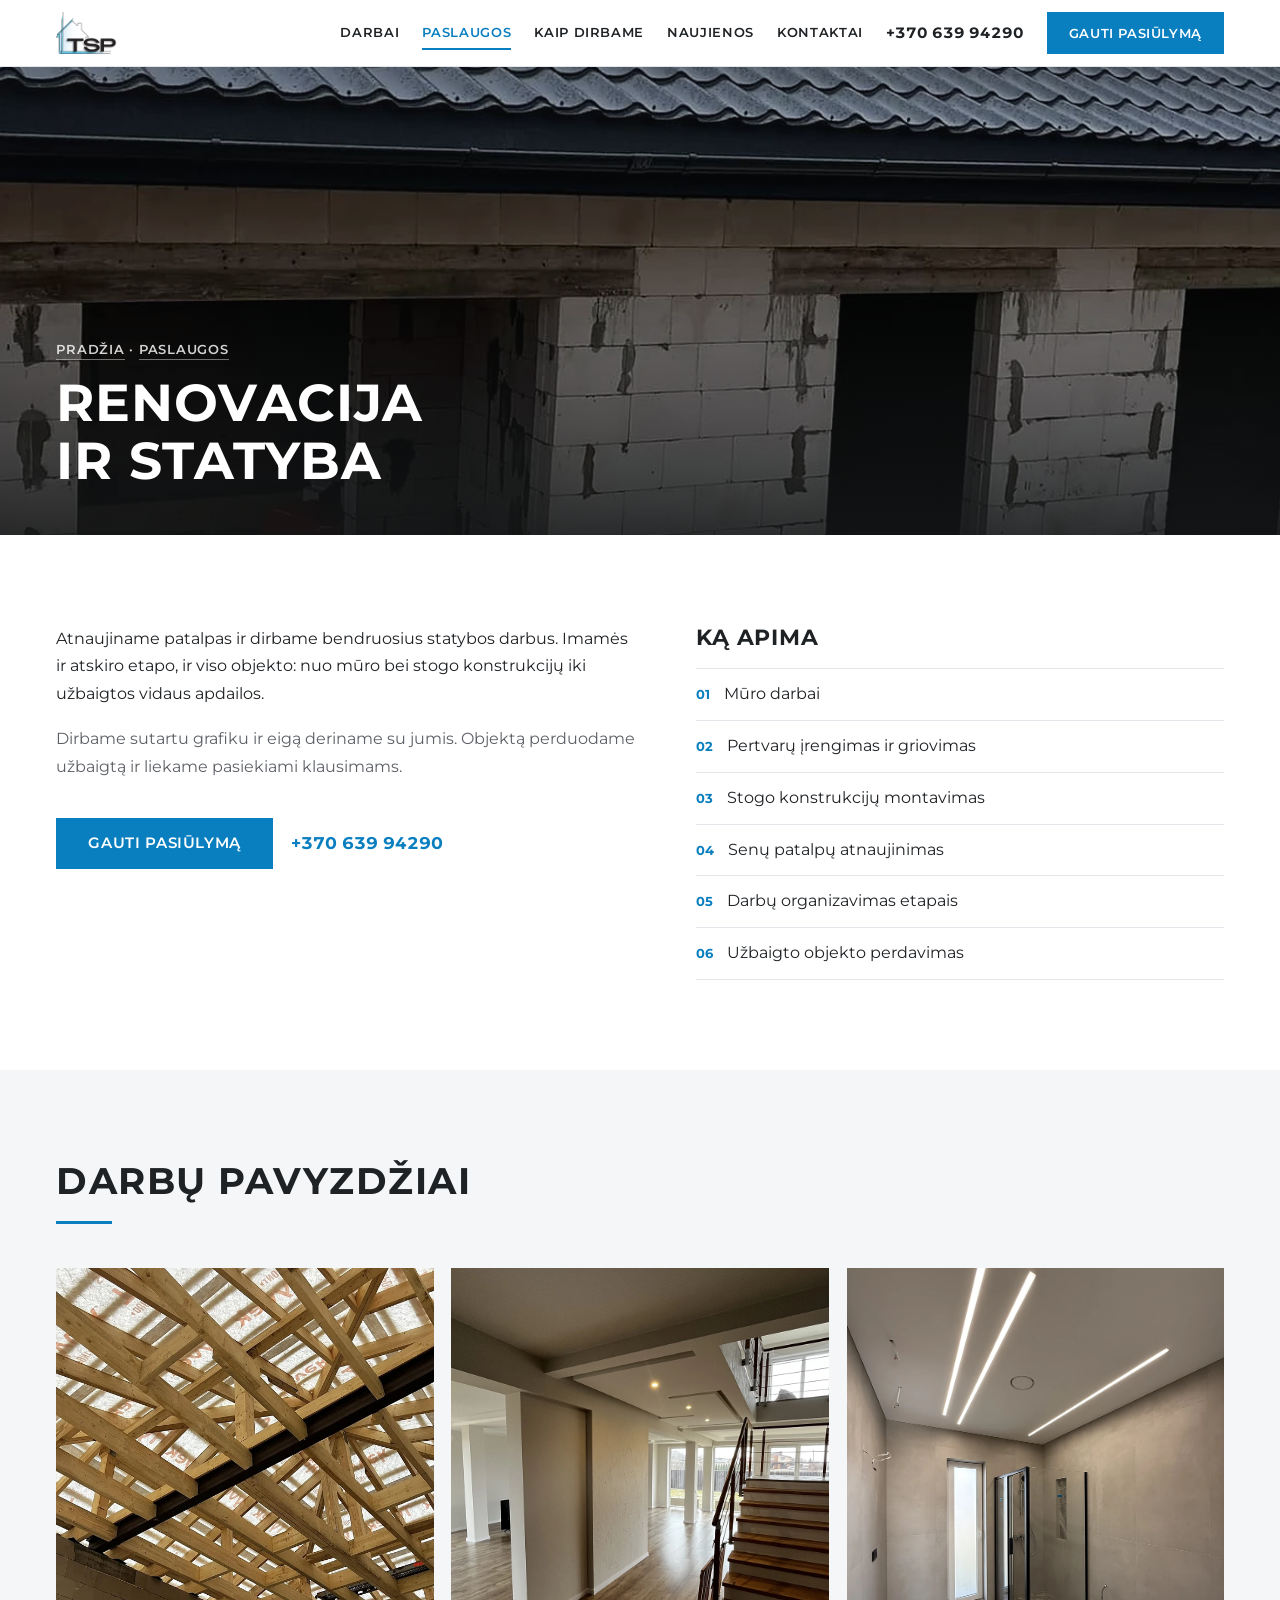
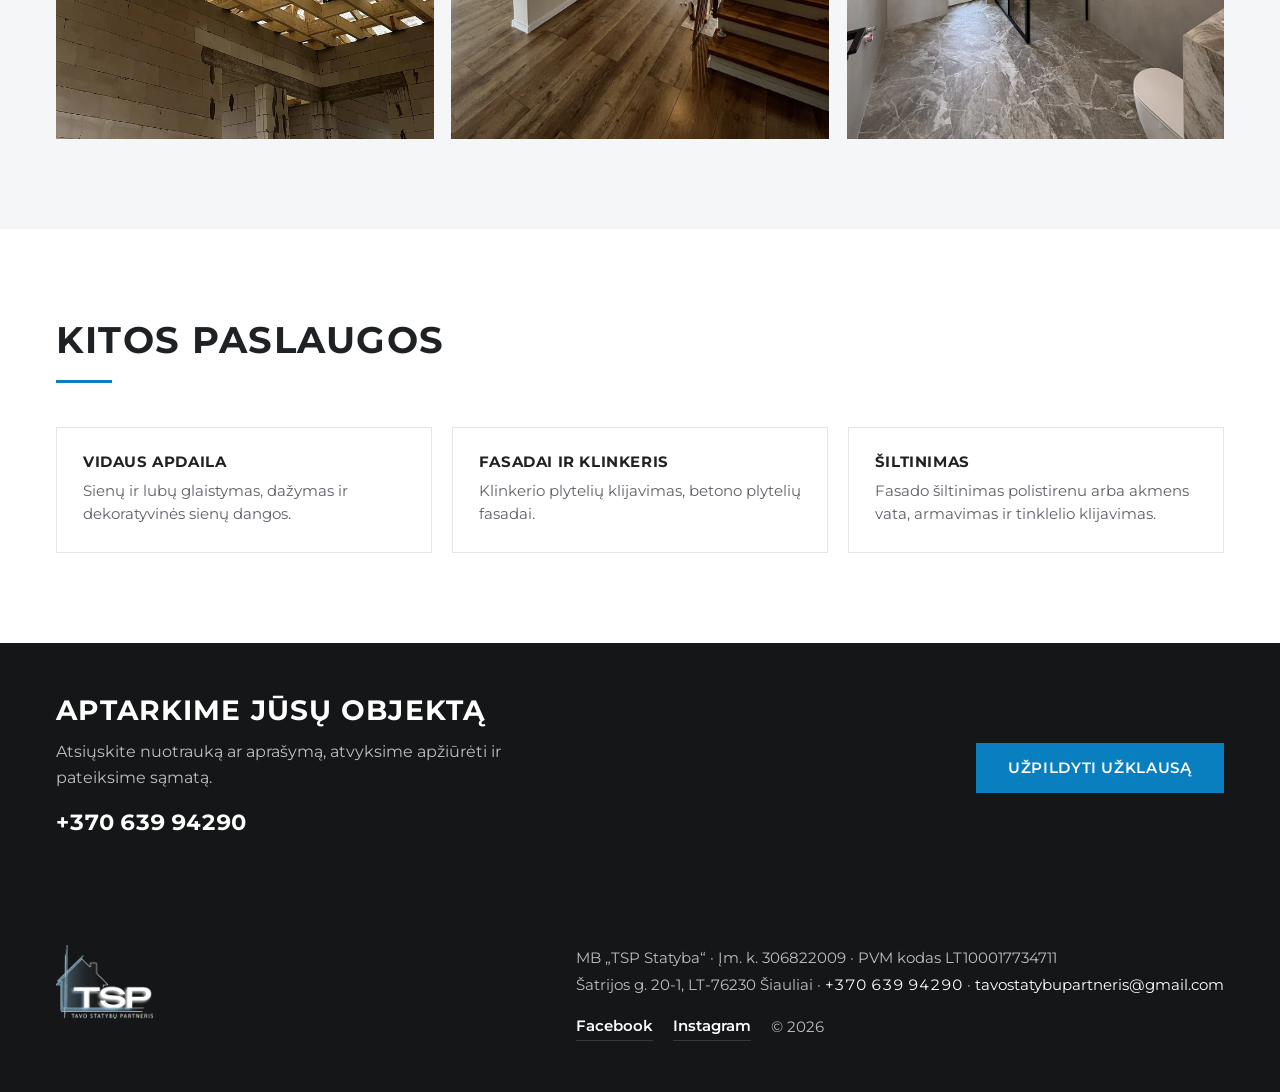
<file: paslaugos/renovacija-ir-statyba/index.html>
<!doctype html>
<html lang="lt">
<head>
<meta charset="utf-8">
<meta name="viewport" content="width=device-width, initial-scale=1">
<title>Renovacija ir bendrieji statybos darbai Šiauliuose · TSP Statyba</title>
<meta name="description" content="Patalpų atnaujinimas, mūro ir stogo konstrukcijų darbai, objekto vedimas etapais. MB „TSP Statyba“, Šiauliai ir regionas.">
<meta name="theme-color" content="#ffffff">
<link rel="canonical" href="https://tspstatyba.lt/paslaugos/renovacija-ir-statyba/">
<link rel="icon" href="/favicon.ico" sizes="48x48">
<link rel="icon" href="/favicon.png" type="image/png" sizes="32x32">
<link rel="icon" href="/icon-192.png" type="image/png" sizes="192x192">
<link rel="apple-touch-icon" href="/apple-touch-icon.png">
<link rel="manifest" href="/site.webmanifest">

<meta property="og:type" content="website">
<meta property="og:locale" content="lt_LT">
<meta property="og:site_name" content="TSP Statyba">
<meta property="og:title" content="Renovacija ir bendrieji statybos darbai Šiauliuose · TSP Statyba">
<meta property="og:description" content="Patalpų atnaujinimas, mūro ir stogo konstrukcijų darbai, objekto vedimas etapais. MB „TSP Statyba“, Šiauliai ir regionas.">
<meta property="og:url" content="https://tspstatyba.lt/paslaugos/renovacija-ir-statyba/">
<meta property="og:image" content="https://tspstatyba.lt/img/og.jpg">
<meta name="twitter:card" content="summary_large_image">

<link rel="preload" href="/fonts/montserrat-var.woff2" as="font" type="font/woff2" crossorigin>
<link rel="preload" as="image" href="/img/sv-renovacija-1400.webp" imagesrcset="/img/sv-renovacija-1000.webp 1000w, /img/sv-renovacija-1400.webp 1400w" imagesizes="100vw" fetchpriority="high">
<link rel="stylesheet" href="/css/main.css?v=20261117">

<script type="application/ld+json">
{"@context":"https://schema.org","@type":"Service","name":"Renovacija ir statyba",
"serviceType":"Renovacija ir statyba","areaServed":"Šiauliai",
"provider":{"@type":"HomeAndConstructionBusiness","name":"MB „TSP Statyba“",
"url":"https://tspstatyba.lt/","telephone":"+37063994290",
"address":{"@type":"PostalAddress","streetAddress":"Šatrijos g. 20-1","addressLocality":"Šiauliai","postalCode":"LT-76230","addressCountry":"LT"}},
"url":"https://tspstatyba.lt/paslaugos/renovacija-ir-statyba/"}
</script>
<script type="application/ld+json">
{"@context":"https://schema.org","@type":"BreadcrumbList","itemListElement":[
{"@type":"ListItem","position":1,"name":"Pradžia","item":"https://tspstatyba.lt/"},
{"@type":"ListItem","position":2,"name":"Paslaugos","item":"https://tspstatyba.lt/#paslaugos"},
{"@type":"ListItem","position":3,"name":"Renovacija ir statyba","item":"https://tspstatyba.lt/paslaugos/renovacija-ir-statyba/"}]}
</script>
</head>
<body>
<a class="skip" href="#main">Pereiti prie turinio</a>

<header class="nav" id="nav">
  <div class="nav__in wrap">
    <a class="nav__logo" href="/" aria-label="TSP Statyba, į puslapio pradžią">
      <img src="/img/logo-nav-dark.png" alt="TSP Statyba" width="148" height="102">
    </a>
    <button class="nav__burger" id="burger" type="button" aria-expanded="false" aria-controls="navlinks" aria-label="Atidaryti meniu"><span></span></button>
    <nav class="nav__links" id="navlinks" aria-label="Pagrindinis meniu">
      <a href="/#darbai" class="nav__d">Darbai</a>
      <a href="/#paslaugos" class="nav__d is-active">Paslaugos</a>
      <a href="/#procesas" class="nav__d">Kaip dirbame</a>
      <a href="/#naujienos" class="nav__d">Naujienos</a>
      <a href="/#kontaktai" class="nav__d">Kontaktai</a>
      <a href="tel:+37063994290" class="nav__tel tnum">+370 639 94290</a>
      <a href="/#kontaktai" class="nav__cta btn btn--sm">Gauti pasiūlymą</a>
    </nav>
  </div>
</header>

<main id="main">

  <section class="phero">
    <div class="phero__media">
      <img src="/img/sv-renovacija-1400.webp" srcset="/img/sv-renovacija-1000.webp 1000w, /img/sv-renovacija-1400.webp 1400w" sizes="100vw" fetchpriority="high" decoding="async" alt="Mūro darbai statomame name: blokelių sienos ir angos">
    </div>
    <div class="phero__scrim" aria-hidden="true"></div>
    <div class="phero__in">
      <p class="crumb"><a href="/">Pradžia</a> · <a href="/#paslaugos">Paslaugos</a></p>
      <h1>Renovacija ir statyba</h1>
    </div>
  </section>

  <section class="sect">
    <div class="wrap lead__grid">
      <div>
        <p class="lede" data-reveal>Atnaujiname patalpas ir dirbame bendruosius statybos darbus. Imamės ir atskiro etapo, ir viso objekto: nuo mūro bei stogo konstrukcijų iki užbaigtos vidaus apdailos.</p>
        <p class="lede" data-reveal data-delay="70">Dirbame sutartu grafiku ir eigą deriname su jumis. Objektą perduodame užbaigtą ir liekame pasiekiami klausimams.</p>
        <div class="lead__cta" data-reveal data-delay="130">
          <a class="btn" href="/#kontaktai">Gauti pasiūlymą</a>
          <a class="tel tnum" href="tel:+37063994290">+370 639 94290</a>
        </div>
      </div>
      <div class="lead__side">
        <h2 data-reveal>Ką apima</h2>
        <ul class="wlist">
          <li><span>01</span>Mūro darbai</li>
          <li><span>02</span>Pertvarų įrengimas ir griovimas</li>
          <li><span>03</span>Stogo konstrukcijų montavimas</li>
          <li><span>04</span>Senų patalpų atnaujinimas</li>
          <li><span>05</span>Darbų organizavimas etapais</li>
          <li><span>06</span>Užbaigto objekto perdavimas</li>
        </ul>
      </div>
    </div>
  </section>

  <section class="sect alt">
    <div class="wrap">
      <div class="sect__head">
        <h2 data-reveal>Darbų pavyzdžiai</h2>
        <div class="rule" data-reveal data-delay="60"></div>
      </div>
      <div class="gal">
        <div class="ph ar45" data-reveal>
          <img src="/img/proc-1400.webp" sizes="(min-width:760px) 31vw, 100vw" loading="lazy" decoding="async" alt="Medinės stogo konstrukcijos montavimas ant mūrinių sienų">
        </div>
        <div class="ph ar45" data-reveal data-delay="70">
          <img src="/img/w3-b-1000.webp" sizes="(min-width:760px) 31vw, 100vw" loading="lazy" decoding="async" alt="Erdvi patalpa su mediniais laiptais ir naujomis grindimis">
        </div>
        <div class="ph ar45" data-reveal data-delay="140">
          <img src="/img/w2-c-900.webp" sizes="(min-width:760px) 31vw, 100vw" loading="lazy" decoding="async" alt="Vonios kambarys su stiklo dušo kabina, marmuro grindimis ir linijiniais lubų šviestuvais">
        </div>
      </div>
    </div>
  </section>

  <section class="sect">
    <div class="wrap">
      <div class="sect__head">
        <h2 data-reveal>Kitos paslaugos</h2>
        <div class="rule" data-reveal data-delay="60"></div>
      </div>
      <div class="more">
        <a href="/paslaugos/vidaus-apdaila/" data-reveal>
          <h3>Vidaus apdaila</h3>
          <p>Sienų ir lubų glaistymas, dažymas ir dekoratyvinės sienų dangos.</p>
        </a>
        <a href="/paslaugos/fasadai-ir-klinkeris/" data-reveal>
          <h3>Fasadai ir klinkeris</h3>
          <p>Klinkerio plytelių klijavimas, betono plytelių fasadai.</p>
        </a>
        <a href="/paslaugos/siltinimas/" data-reveal>
          <h3>Šiltinimas</h3>
          <p>Fasado šiltinimas polistirenu arba akmens vata, armavimas ir tinklelio klijavimas.</p>
        </a>
      </div>
    </div>
  </section>

  <section class="band">
    <div class="wrap band__in">
      <div>
        <h2 data-reveal>Aptarkime jūsų objektą</h2>
        <p data-reveal data-delay="70">Atsiųskite nuotrauką ar aprašymą, atvyksime apžiūrėti ir pateiksime sąmatą.</p>
        <a class="tel tnum" href="tel:+37063994290" data-reveal data-delay="110">+370 639 94290</a>
      </div>
      <a class="btn" href="/#kontaktai" data-reveal data-delay="140">Užpildyti užklausą</a>
    </div>
  </section>
</main>

<footer class="foot">
  <div class="wrap foot__in">
    <img class="foot__logo" src="/img/logo-full-light.png" alt="TSP Statyba, Tavo statybų partneris" width="220" height="168" loading="lazy" decoding="async">
    <div class="foot__cols">
      <p class="foot__txt">
        MB „TSP Statyba“ · Įm. k. 306822009 · PVM kodas LT100017734711<br>
        Šatrijos g. 20-1, LT-76230 Šiauliai ·
        <a class="tnum" href="tel:+37063994290">+370 639 94290</a> ·
        <a href="mailto:tavostatybupartneris@gmail.com">tavostatybupartneris@gmail.com</a>
      </p>
      <p class="foot__b">
        <a href="https://www.facebook.com/TSPstatyba" target="_blank" rel="noopener">Facebook</a>
        <a href="https://www.instagram.com/tavo_statybu_partneris/" target="_blank" rel="noopener">Instagram</a>
        <span>© 2026</span>
      </p>
    </div>
  </div>
</footer>

<div class="callbar" id="callbar">
  <a href="tel:+37063994290">Skambinti</a>
  <a href="/#kontaktai">Gauti pasiūlymą</a>
</div>

<script src="/js/lenis.min.js?v=20260926b" defer></script>
<script src="/js/main.js?v=20260926b" defer></script>
</body>
</html>
</file>
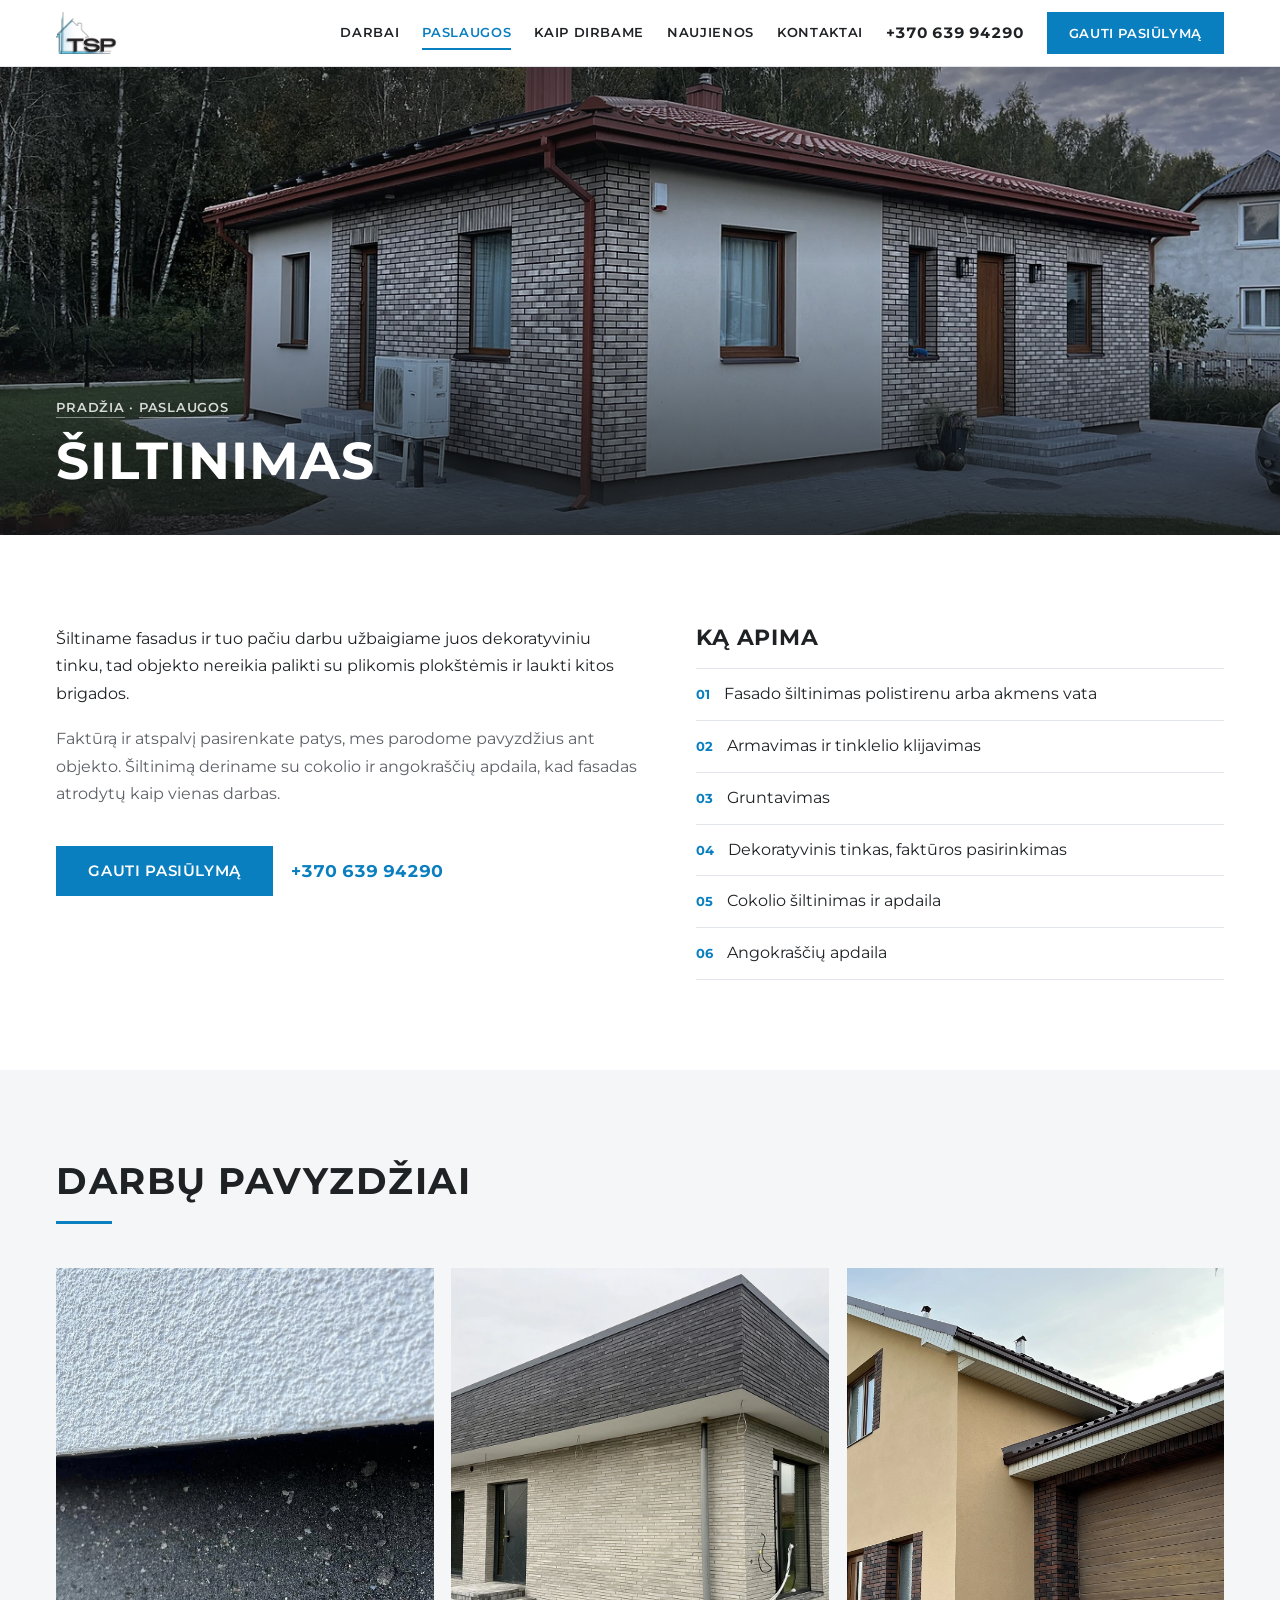
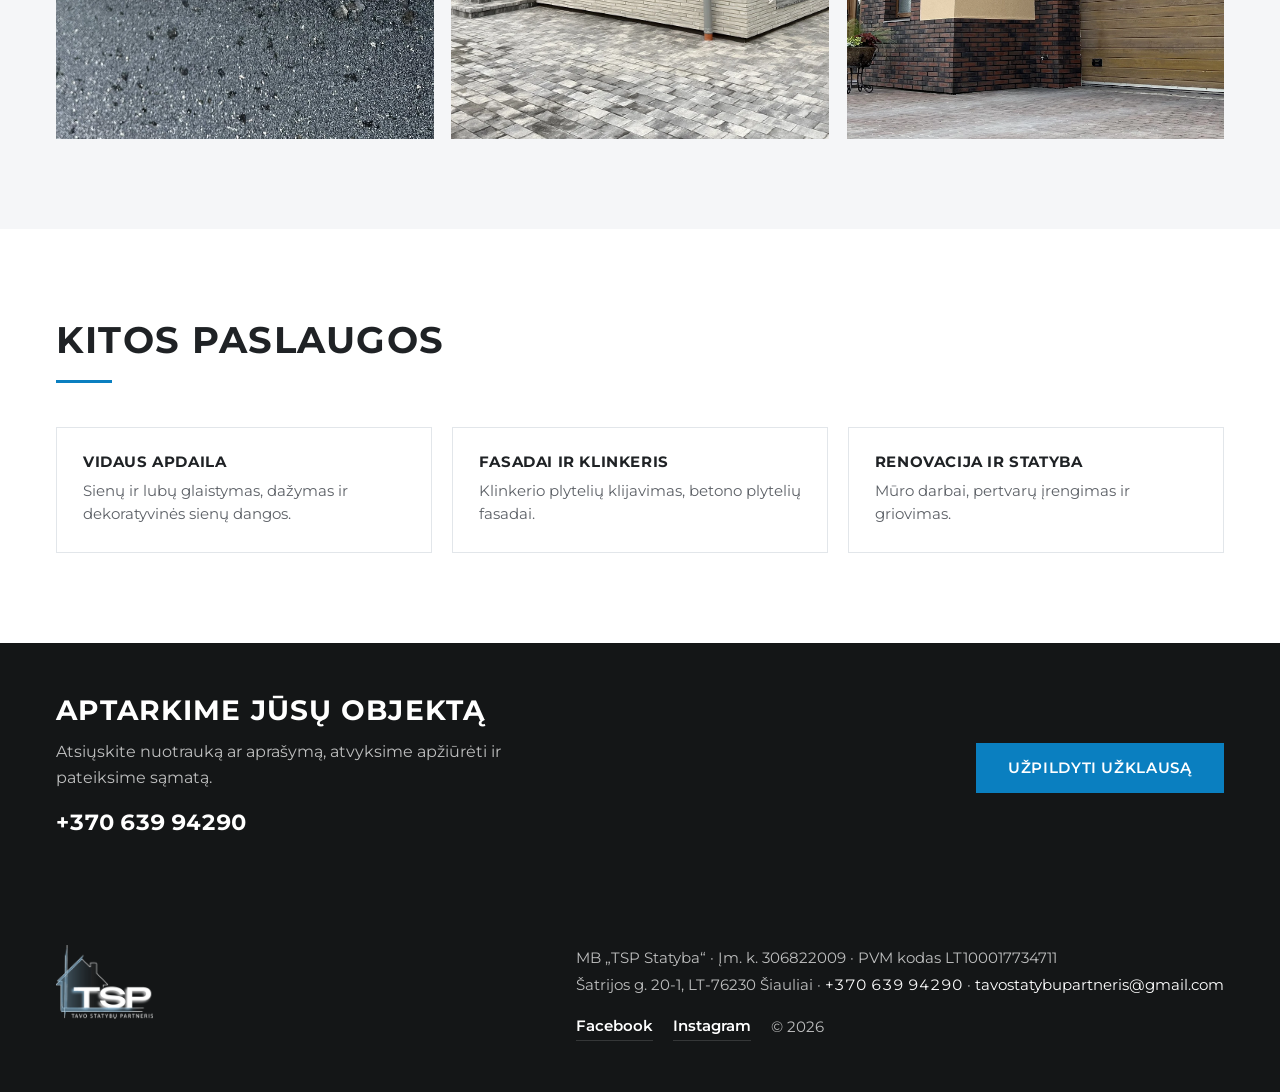
<file: paslaugos/siltinimas/index.html>
<!doctype html>
<html lang="lt">
<head>
<meta charset="utf-8">
<meta name="viewport" content="width=device-width, initial-scale=1">
<title>Fasadų šiltinimas ir dekoratyvinis tinkavimas Šiauliuose · TSP Statyba</title>
<meta name="description" content="Fasadų šiltinimas, armavimas ir dekoratyvinis tinkavimas. MB „TSP Statyba“, Šiauliai ir regionas.">
<meta name="theme-color" content="#ffffff">
<link rel="canonical" href="https://tspstatyba.lt/paslaugos/siltinimas/">
<link rel="icon" href="/favicon.ico" sizes="48x48">
<link rel="icon" href="/favicon.png" type="image/png" sizes="32x32">
<link rel="icon" href="/icon-192.png" type="image/png" sizes="192x192">
<link rel="apple-touch-icon" href="/apple-touch-icon.png">
<link rel="manifest" href="/site.webmanifest">

<meta property="og:type" content="website">
<meta property="og:locale" content="lt_LT">
<meta property="og:site_name" content="TSP Statyba">
<meta property="og:title" content="Fasadų šiltinimas ir dekoratyvinis tinkavimas Šiauliuose · TSP Statyba">
<meta property="og:description" content="Fasadų šiltinimas, armavimas ir dekoratyvinis tinkavimas. MB „TSP Statyba“, Šiauliai ir regionas.">
<meta property="og:url" content="https://tspstatyba.lt/paslaugos/siltinimas/">
<meta property="og:image" content="https://tspstatyba.lt/img/og.jpg">
<meta name="twitter:card" content="summary_large_image">

<link rel="preload" href="/fonts/montserrat-var.woff2" as="font" type="font/woff2" crossorigin>
<link rel="preload" as="image" href="/img/w5-1400.webp" imagesrcset="/img/w5-900.webp 900w, /img/w5-1400.webp 1400w, /img/w5-2048.webp 2048w" imagesizes="100vw" fetchpriority="high">
<link rel="stylesheet" href="/css/main.css?v=20261117">

<script type="application/ld+json">
{"@context":"https://schema.org","@type":"Service","name":"Šiltinimas",
"serviceType":"Šiltinimas","areaServed":"Šiauliai",
"provider":{"@type":"HomeAndConstructionBusiness","name":"MB „TSP Statyba“",
"url":"https://tspstatyba.lt/","telephone":"+37063994290",
"address":{"@type":"PostalAddress","streetAddress":"Šatrijos g. 20-1","addressLocality":"Šiauliai","postalCode":"LT-76230","addressCountry":"LT"}},
"url":"https://tspstatyba.lt/paslaugos/siltinimas/"}
</script>
<script type="application/ld+json">
{"@context":"https://schema.org","@type":"BreadcrumbList","itemListElement":[
{"@type":"ListItem","position":1,"name":"Pradžia","item":"https://tspstatyba.lt/"},
{"@type":"ListItem","position":2,"name":"Paslaugos","item":"https://tspstatyba.lt/#paslaugos"},
{"@type":"ListItem","position":3,"name":"Šiltinimas","item":"https://tspstatyba.lt/paslaugos/siltinimas/"}]}
</script>
</head>
<body>
<a class="skip" href="#main">Pereiti prie turinio</a>

<header class="nav" id="nav">
  <div class="nav__in wrap">
    <a class="nav__logo" href="/" aria-label="TSP Statyba, į puslapio pradžią">
      <img src="/img/logo-nav-dark.png" alt="TSP Statyba" width="148" height="102">
    </a>
    <button class="nav__burger" id="burger" type="button" aria-expanded="false" aria-controls="navlinks" aria-label="Atidaryti meniu"><span></span></button>
    <nav class="nav__links" id="navlinks" aria-label="Pagrindinis meniu">
      <a href="/#darbai" class="nav__d">Darbai</a>
      <a href="/#paslaugos" class="nav__d is-active">Paslaugos</a>
      <a href="/#procesas" class="nav__d">Kaip dirbame</a>
      <a href="/#naujienos" class="nav__d">Naujienos</a>
      <a href="/#kontaktai" class="nav__d">Kontaktai</a>
      <a href="tel:+37063994290" class="nav__tel tnum">+370 639 94290</a>
      <a href="/#kontaktai" class="nav__cta btn btn--sm">Gauti pasiūlymą</a>
    </nav>
  </div>
</header>

<main id="main">

  <section class="phero">
    <div class="phero__media">
      <img src="/img/w5-1400.webp" srcset="/img/w5-900.webp 900w, /img/w5-1400.webp 1400w, /img/w5-2048.webp 2048w" sizes="100vw" fetchpriority="high" decoding="async" alt="Apšiltintas ir užbaigtas vienaukščio namo fasadas su mūro ir tinko apdaila">
    </div>
    <div class="phero__scrim" aria-hidden="true"></div>
    <div class="phero__in">
      <p class="crumb"><a href="/">Pradžia</a> · <a href="/#paslaugos">Paslaugos</a></p>
      <h1>Šiltinimas</h1>
    </div>
  </section>

  <section class="sect">
    <div class="wrap lead__grid">
      <div>
        <p class="lede" data-reveal>Šiltiname fasadus ir tuo pačiu darbu užbaigiame juos dekoratyviniu tinku, tad objekto nereikia palikti su plikomis plokštėmis ir laukti kitos brigados.</p>
        <p class="lede" data-reveal data-delay="70">Faktūrą ir atspalvį pasirenkate patys, mes parodome pavyzdžius ant objekto. Šiltinimą deriname su cokolio ir angokraščių apdaila, kad fasadas atrodytų kaip vienas darbas.</p>
        <div class="lead__cta" data-reveal data-delay="130">
          <a class="btn" href="/#kontaktai">Gauti pasiūlymą</a>
          <a class="tel tnum" href="tel:+37063994290">+370 639 94290</a>
        </div>
      </div>
      <div class="lead__side">
        <h2 data-reveal>Ką apima</h2>
        <ul class="wlist">
          <li><span>01</span>Fasado šiltinimas polistirenu arba akmens vata</li>
          <li><span>02</span>Armavimas ir tinklelio klijavimas</li>
          <li><span>03</span>Gruntavimas</li>
          <li><span>04</span>Dekoratyvinis tinkas, faktūros pasirinkimas</li>
          <li><span>05</span>Cokolio šiltinimas ir apdaila</li>
          <li><span>06</span>Angokraščių apdaila</li>
        </ul>
      </div>
    </div>
  </section>

  <section class="sect alt">
    <div class="wrap">
      <div class="sect__head">
        <h2 data-reveal>Darbų pavyzdžiai</h2>
        <div class="rule" data-reveal data-delay="60"></div>
      </div>
      <div class="gal">
        <div class="ph ar45" data-reveal>
          <img src="/img/sv-siltinimas-1400.webp" sizes="(min-width:760px) 31vw, 100vw" loading="lazy" decoding="async" alt="Dekoratyvinio tinko faktūra iš arti ant apšiltinto fasado">
        </div>
        <div class="ph ar45" data-reveal data-delay="70">
          <img src="/img/w1-b-1000.webp" sizes="(min-width:760px) 31vw, 100vw" loading="lazy" decoding="async" alt="Šviesaus mūro fasadas su tamsia plytelių apdaila">
        </div>
        <div class="ph ar45" data-reveal data-delay="140">
          <img src="/img/intro-1400.webp" sizes="(min-width:760px) 31vw, 100vw" loading="lazy" decoding="async" alt="Tinkuotas fasadas su tamsaus klinkerio cokoliu ir medžio apdaila">
        </div>
      </div>
    </div>
  </section>

  <section class="sect">
    <div class="wrap">
      <div class="sect__head">
        <h2 data-reveal>Kitos paslaugos</h2>
        <div class="rule" data-reveal data-delay="60"></div>
      </div>
      <div class="more">
        <a href="/paslaugos/vidaus-apdaila/" data-reveal>
          <h3>Vidaus apdaila</h3>
          <p>Sienų ir lubų glaistymas, dažymas ir dekoratyvinės sienų dangos.</p>
        </a>
        <a href="/paslaugos/fasadai-ir-klinkeris/" data-reveal>
          <h3>Fasadai ir klinkeris</h3>
          <p>Klinkerio plytelių klijavimas, betono plytelių fasadai.</p>
        </a>
        <a href="/paslaugos/renovacija-ir-statyba/" data-reveal>
          <h3>Renovacija ir statyba</h3>
          <p>Mūro darbai, pertvarų įrengimas ir griovimas.</p>
        </a>
      </div>
    </div>
  </section>

  <section class="band">
    <div class="wrap band__in">
      <div>
        <h2 data-reveal>Aptarkime jūsų objektą</h2>
        <p data-reveal data-delay="70">Atsiųskite nuotrauką ar aprašymą, atvyksime apžiūrėti ir pateiksime sąmatą.</p>
        <a class="tel tnum" href="tel:+37063994290" data-reveal data-delay="110">+370 639 94290</a>
      </div>
      <a class="btn" href="/#kontaktai" data-reveal data-delay="140">Užpildyti užklausą</a>
    </div>
  </section>
</main>

<footer class="foot">
  <div class="wrap foot__in">
    <img class="foot__logo" src="/img/logo-full-light.png" alt="TSP Statyba, Tavo statybų partneris" width="220" height="168" loading="lazy" decoding="async">
    <div class="foot__cols">
      <p class="foot__txt">
        MB „TSP Statyba“ · Įm. k. 306822009 · PVM kodas LT100017734711<br>
        Šatrijos g. 20-1, LT-76230 Šiauliai ·
        <a class="tnum" href="tel:+37063994290">+370 639 94290</a> ·
        <a href="mailto:tavostatybupartneris@gmail.com">tavostatybupartneris@gmail.com</a>
      </p>
      <p class="foot__b">
        <a href="https://www.facebook.com/TSPstatyba" target="_blank" rel="noopener">Facebook</a>
        <a href="https://www.instagram.com/tavo_statybu_partneris/" target="_blank" rel="noopener">Instagram</a>
        <span>© 2026</span>
      </p>
    </div>
  </div>
</footer>

<div class="callbar" id="callbar">
  <a href="tel:+37063994290">Skambinti</a>
  <a href="/#kontaktai">Gauti pasiūlymą</a>
</div>

<script src="/js/lenis.min.js?v=20260926b" defer></script>
<script src="/js/main.js?v=20260926b" defer></script>
</body>
</html>
</file>
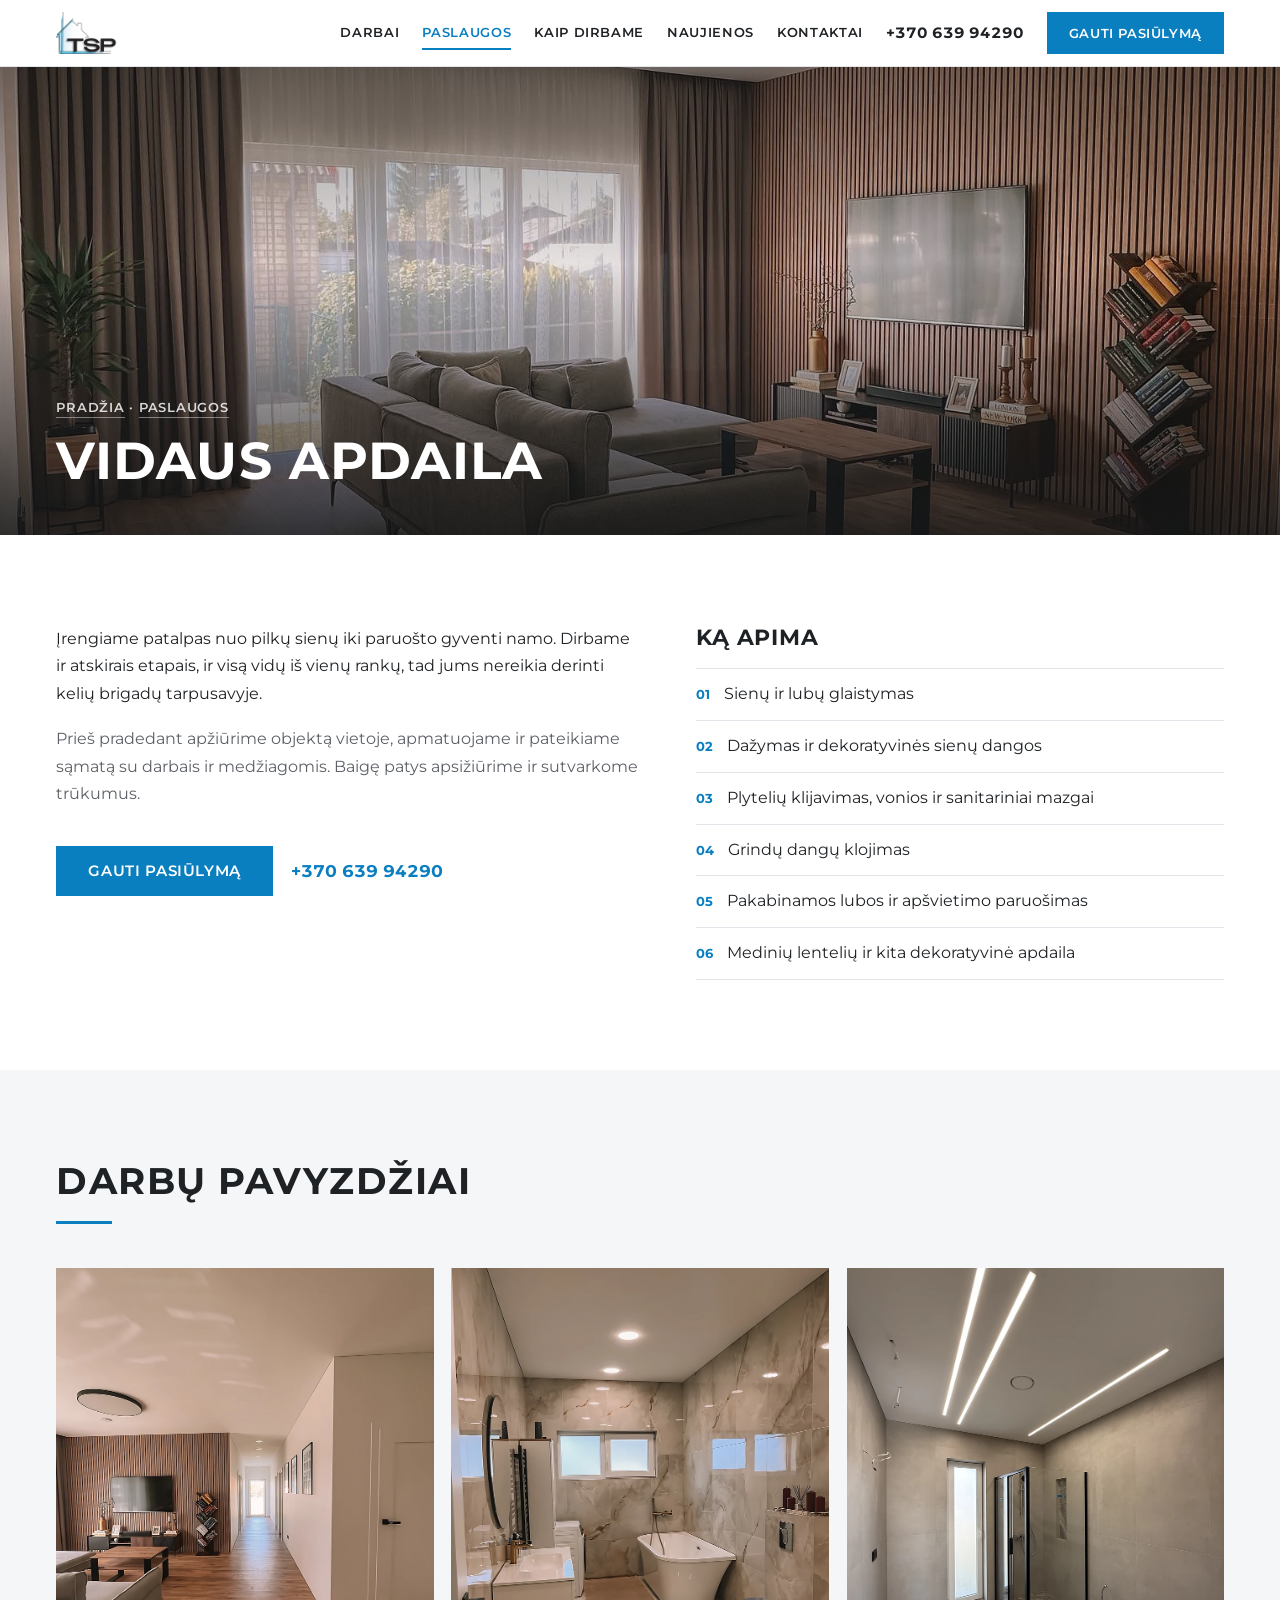
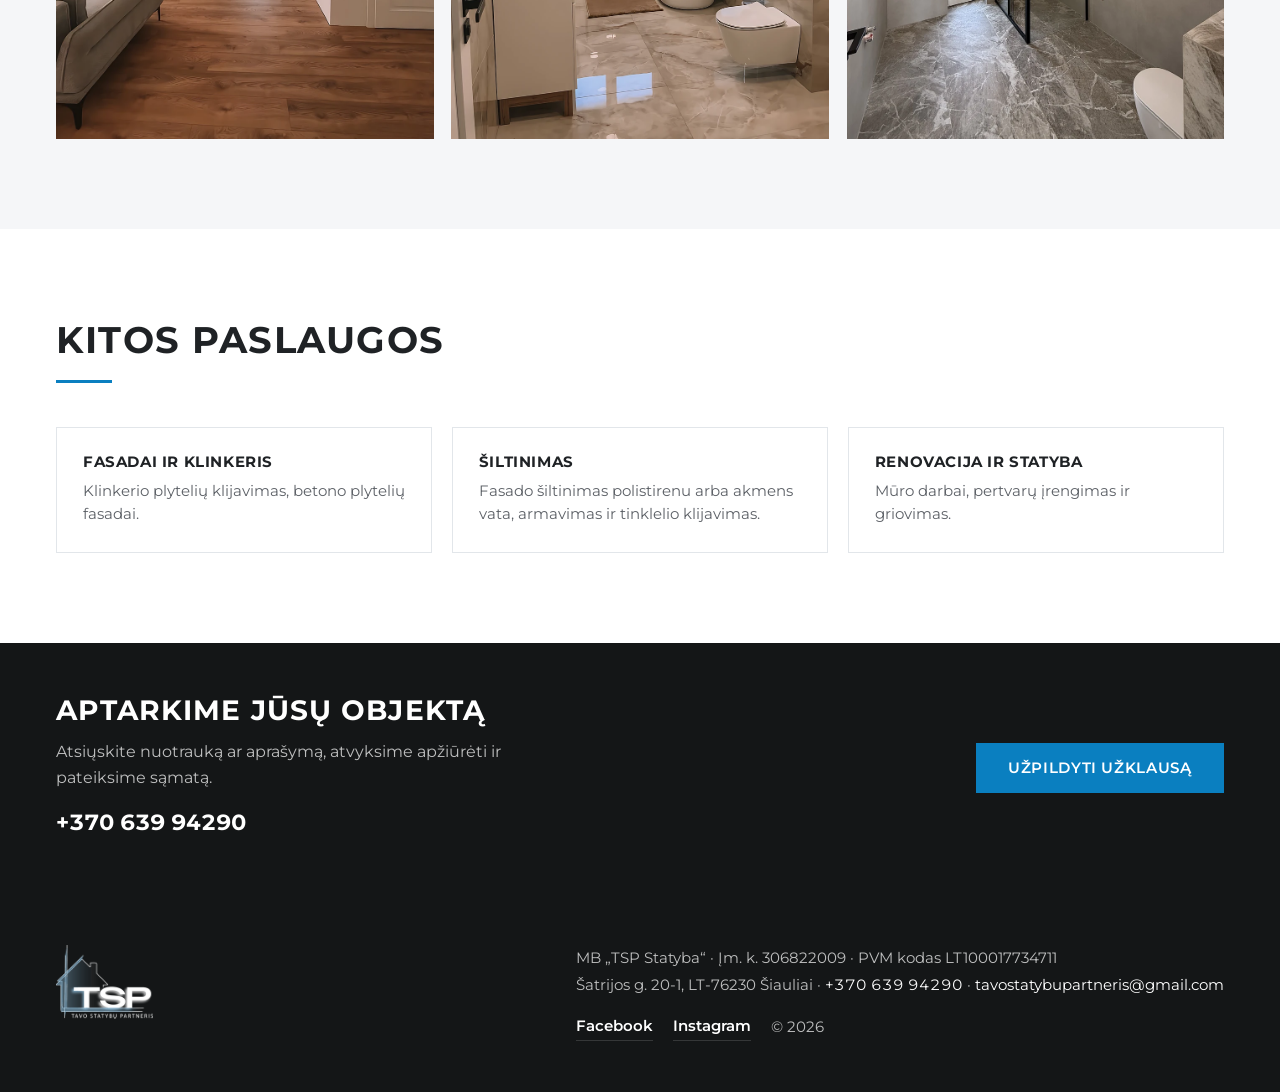
<file: paslaugos/vidaus-apdaila/index.html>
<!doctype html>
<html lang="lt">
<head>
<meta charset="utf-8">
<meta name="viewport" content="width=device-width, initial-scale=1">
<title>Vidaus apdaila Šiauliuose · TSP Statyba</title>
<meta name="description" content="Glaistymas, dažymas, plytelių klijavimas, grindų ir lubų įrengimas iki rakto. MB „TSP Statyba“, Šiauliai ir regionas.">
<meta name="theme-color" content="#ffffff">
<link rel="canonical" href="https://tspstatyba.lt/paslaugos/vidaus-apdaila/">
<link rel="icon" href="/favicon.ico" sizes="48x48">
<link rel="icon" href="/favicon.png" type="image/png" sizes="32x32">
<link rel="icon" href="/icon-192.png" type="image/png" sizes="192x192">
<link rel="apple-touch-icon" href="/apple-touch-icon.png">
<link rel="manifest" href="/site.webmanifest">

<meta property="og:type" content="website">
<meta property="og:locale" content="lt_LT">
<meta property="og:site_name" content="TSP Statyba">
<meta property="og:title" content="Vidaus apdaila Šiauliuose · TSP Statyba">
<meta property="og:description" content="Glaistymas, dažymas, plytelių klijavimas, grindų ir lubų įrengimas iki rakto. MB „TSP Statyba“, Šiauliai ir regionas.">
<meta property="og:url" content="https://tspstatyba.lt/paslaugos/vidaus-apdaila/">
<meta property="og:image" content="https://tspstatyba.lt/img/og.jpg">
<meta name="twitter:card" content="summary_large_image">

<link rel="preload" href="/fonts/montserrat-var.woff2" as="font" type="font/woff2" crossorigin>
<link rel="preload" as="image" href="/img/w3-a-1600.webp" imagesrcset="/img/w3-a-900.webp 900w, /img/w3-a-1600.webp 1600w" imagesizes="100vw" fetchpriority="high">
<link rel="stylesheet" href="/css/main.css?v=20261117">

<script type="application/ld+json">
{"@context":"https://schema.org","@type":"Service","name":"Vidaus apdaila",
"serviceType":"Vidaus apdaila","areaServed":"Šiauliai",
"provider":{"@type":"HomeAndConstructionBusiness","name":"MB „TSP Statyba“",
"url":"https://tspstatyba.lt/","telephone":"+37063994290",
"address":{"@type":"PostalAddress","streetAddress":"Šatrijos g. 20-1","addressLocality":"Šiauliai","postalCode":"LT-76230","addressCountry":"LT"}},
"url":"https://tspstatyba.lt/paslaugos/vidaus-apdaila/"}
</script>
<script type="application/ld+json">
{"@context":"https://schema.org","@type":"BreadcrumbList","itemListElement":[
{"@type":"ListItem","position":1,"name":"Pradžia","item":"https://tspstatyba.lt/"},
{"@type":"ListItem","position":2,"name":"Paslaugos","item":"https://tspstatyba.lt/#paslaugos"},
{"@type":"ListItem","position":3,"name":"Vidaus apdaila","item":"https://tspstatyba.lt/paslaugos/vidaus-apdaila/"}]}
</script>
</head>
<body>
<a class="skip" href="#main">Pereiti prie turinio</a>

<header class="nav" id="nav">
  <div class="nav__in wrap">
    <a class="nav__logo" href="/" aria-label="TSP Statyba, į puslapio pradžią">
      <img src="/img/logo-nav-dark.png" alt="TSP Statyba" width="148" height="102">
    </a>
    <button class="nav__burger" id="burger" type="button" aria-expanded="false" aria-controls="navlinks" aria-label="Atidaryti meniu"><span></span></button>
    <nav class="nav__links" id="navlinks" aria-label="Pagrindinis meniu">
      <a href="/#darbai" class="nav__d">Darbai</a>
      <a href="/#paslaugos" class="nav__d is-active">Paslaugos</a>
      <a href="/#procesas" class="nav__d">Kaip dirbame</a>
      <a href="/#naujienos" class="nav__d">Naujienos</a>
      <a href="/#kontaktai" class="nav__d">Kontaktai</a>
      <a href="tel:+37063994290" class="nav__tel tnum">+370 639 94290</a>
      <a href="/#kontaktai" class="nav__cta btn btn--sm">Gauti pasiūlymą</a>
    </nav>
  </div>
</header>

<main id="main">

  <section class="phero">
    <div class="phero__media">
      <img src="/img/w3-a-1600.webp" srcset="/img/w3-a-900.webp 900w, /img/w3-a-1600.webp 1600w" sizes="100vw" fetchpriority="high" decoding="async" alt="Svetainė su medinių lentelių siena, sofa ir dideliu langu po vidaus apdailos darbų">
    </div>
    <div class="phero__scrim" aria-hidden="true"></div>
    <div class="phero__in">
      <p class="crumb"><a href="/">Pradžia</a> · <a href="/#paslaugos">Paslaugos</a></p>
      <h1>Vidaus apdaila</h1>
    </div>
  </section>

  <section class="sect">
    <div class="wrap lead__grid">
      <div>
        <p class="lede" data-reveal>Įrengiame patalpas nuo pilkų sienų iki paruošto gyventi namo. Dirbame ir atskirais etapais, ir visą vidų iš vienų rankų, tad jums nereikia derinti kelių brigadų tarpusavyje.</p>
        <p class="lede" data-reveal data-delay="70">Prieš pradedant apžiūrime objektą vietoje, apmatuojame ir pateikiame sąmatą su darbais ir medžiagomis. Baigę patys apsižiūrime ir sutvarkome trūkumus.</p>
        <div class="lead__cta" data-reveal data-delay="130">
          <a class="btn" href="/#kontaktai">Gauti pasiūlymą</a>
          <a class="tel tnum" href="tel:+37063994290">+370 639 94290</a>
        </div>
      </div>
      <div class="lead__side">
        <h2 data-reveal>Ką apima</h2>
        <ul class="wlist">
          <li><span>01</span>Sienų ir lubų glaistymas</li>
          <li><span>02</span>Dažymas ir dekoratyvinės sienų dangos</li>
          <li><span>03</span>Plytelių klijavimas, vonios ir sanitariniai mazgai</li>
          <li><span>04</span>Grindų dangų klojimas</li>
          <li><span>05</span>Pakabinamos lubos ir apšvietimo paruošimas</li>
          <li><span>06</span>Medinių lentelių ir kita dekoratyvinė apdaila</li>
        </ul>
      </div>
    </div>
  </section>

  <section class="sect alt">
    <div class="wrap">
      <div class="sect__head">
        <h2 data-reveal>Darbų pavyzdžiai</h2>
        <div class="rule" data-reveal data-delay="60"></div>
      </div>
      <div class="gal">
        <div class="ph ar45" data-reveal>
          <img src="/img/w2-a-900.webp" sizes="(min-width:760px) 31vw, 100vw" loading="lazy" decoding="async" alt="Svetainė su medinių lentelių siena ir koridorius po vidaus apdailos darbų">
        </div>
        <div class="ph ar45" data-reveal data-delay="70">
          <img src="/img/w2-b-900.webp" sizes="(min-width:760px) 31vw, 100vw" loading="lazy" decoding="async" alt="Vonios kambarys su marmuro imitacijos plytelėmis ir laisvai stovinčia vonia">
        </div>
        <div class="ph ar45" data-reveal data-delay="140">
          <img src="/img/w2-c-900.webp" sizes="(min-width:760px) 31vw, 100vw" loading="lazy" decoding="async" alt="Vonios kambarys su stiklo dušo kabina, marmuro grindimis ir linijiniais lubų šviestuvais">
        </div>
      </div>
    </div>
  </section>

  <section class="sect">
    <div class="wrap">
      <div class="sect__head">
        <h2 data-reveal>Kitos paslaugos</h2>
        <div class="rule" data-reveal data-delay="60"></div>
      </div>
      <div class="more">
        <a href="/paslaugos/fasadai-ir-klinkeris/" data-reveal>
          <h3>Fasadai ir klinkeris</h3>
          <p>Klinkerio plytelių klijavimas, betono plytelių fasadai.</p>
        </a>
        <a href="/paslaugos/siltinimas/" data-reveal>
          <h3>Šiltinimas</h3>
          <p>Fasado šiltinimas polistirenu arba akmens vata, armavimas ir tinklelio klijavimas.</p>
        </a>
        <a href="/paslaugos/renovacija-ir-statyba/" data-reveal>
          <h3>Renovacija ir statyba</h3>
          <p>Mūro darbai, pertvarų įrengimas ir griovimas.</p>
        </a>
      </div>
    </div>
  </section>

  <section class="band">
    <div class="wrap band__in">
      <div>
        <h2 data-reveal>Aptarkime jūsų objektą</h2>
        <p data-reveal data-delay="70">Atsiųskite nuotrauką ar aprašymą, atvyksime apžiūrėti ir pateiksime sąmatą.</p>
        <a class="tel tnum" href="tel:+37063994290" data-reveal data-delay="110">+370 639 94290</a>
      </div>
      <a class="btn" href="/#kontaktai" data-reveal data-delay="140">Užpildyti užklausą</a>
    </div>
  </section>
</main>

<footer class="foot">
  <div class="wrap foot__in">
    <img class="foot__logo" src="/img/logo-full-light.png" alt="TSP Statyba, Tavo statybų partneris" width="220" height="168" loading="lazy" decoding="async">
    <div class="foot__cols">
      <p class="foot__txt">
        MB „TSP Statyba“ · Įm. k. 306822009 · PVM kodas LT100017734711<br>
        Šatrijos g. 20-1, LT-76230 Šiauliai ·
        <a class="tnum" href="tel:+37063994290">+370 639 94290</a> ·
        <a href="mailto:tavostatybupartneris@gmail.com">tavostatybupartneris@gmail.com</a>
      </p>
      <p class="foot__b">
        <a href="https://www.facebook.com/TSPstatyba" target="_blank" rel="noopener">Facebook</a>
        <a href="https://www.instagram.com/tavo_statybu_partneris/" target="_blank" rel="noopener">Instagram</a>
        <span>© 2026</span>
      </p>
    </div>
  </div>
</footer>

<div class="callbar" id="callbar">
  <a href="tel:+37063994290">Skambinti</a>
  <a href="/#kontaktai">Gauti pasiūlymą</a>
</div>

<script src="/js/lenis.min.js?v=20260926b" defer></script>
<script src="/js/main.js?v=20260926b" defer></script>
</body>
</html>
</file>
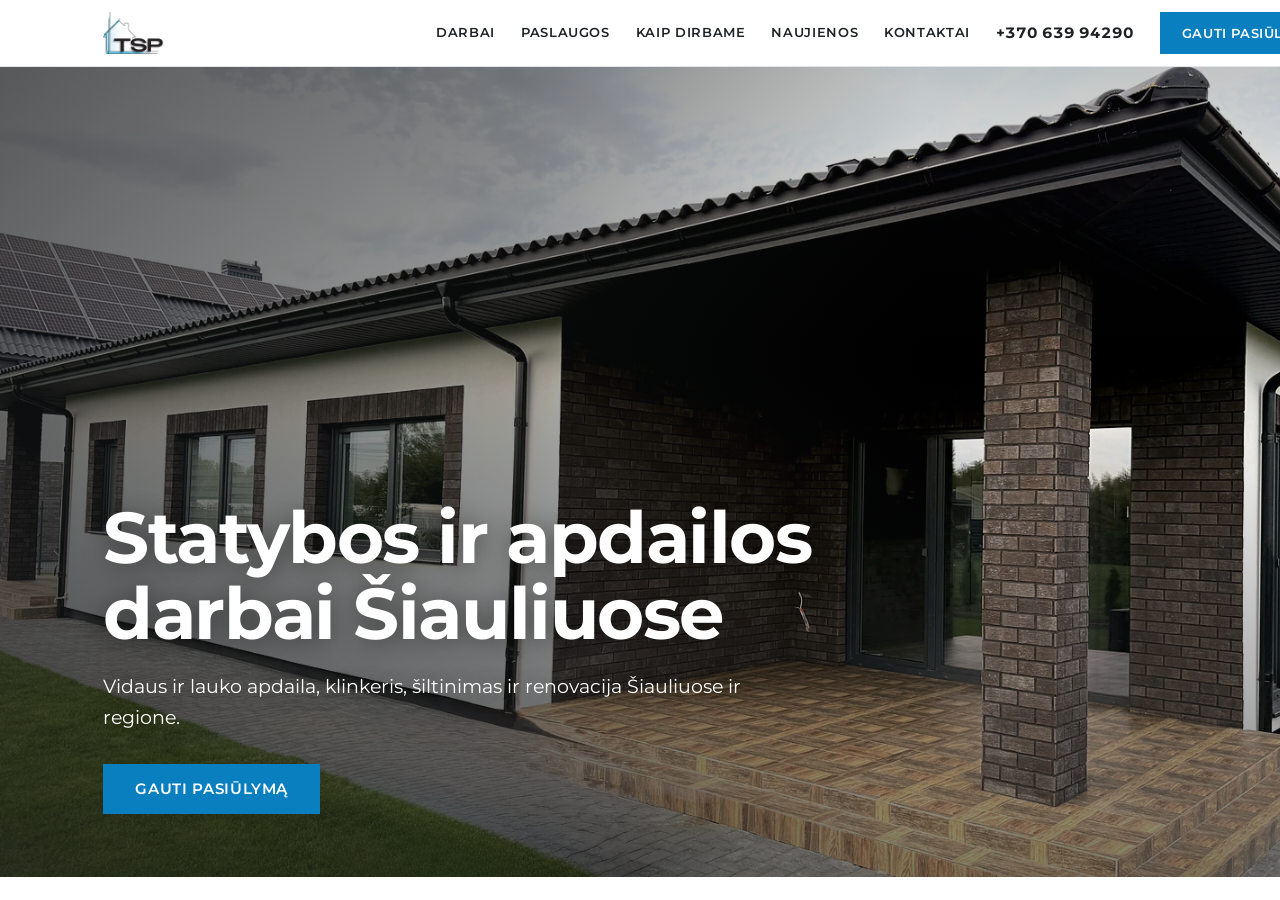
<file: qa.html>
<!DOCTYPE html>
<html>
<head><meta charset="utf-8"><style>html,body{margin:0;padding:0;overflow:hidden;background:#fff}iframe{border:0;display:block}</style></head>
<body>
<iframe id="f" width="1440" height="900"></iframe>
<script>
const p = new URLSearchParams(location.search);
const y = parseInt(p.get('y') || '0', 10);
const w = parseInt(p.get('w') || '1440', 10);
const h = parseInt(p.get('h') || '900', 10);
const f = document.getElementById('f');
f.src = p.get('path') || '/index.html';
f.width = w; f.height = h;
f.addEventListener('load', async () => {
  const d = f.contentDocument;
  d.documentElement.style.scrollBehavior = 'auto';
  d.documentElement.classList.remove('js');
  d.querySelectorAll('[data-reveal]').forEach(el => el.classList.add('is-in'));
  d.querySelectorAll('img').forEach(i => { i.loading = 'eager'; });
  await new Promise(r => setTimeout(r, 2500));
  f.contentWindow.scrollTo(0, y);
  await new Promise(r => setTimeout(r, 200));
  document.title = 'H' + d.body.scrollHeight + '|sy' + Math.round(f.contentWindow.scrollY) + '|' +
    [...d.querySelectorAll('section,footer,.case__stage--solo')].map(x => (x.id || x.className).split(' ')[0] + ':' + Math.round(x.getBoundingClientRect().top + f.contentWindow.scrollY)).join('|');
});
</script>
</body>
</html>
</file>
<file: css/main.css>
/* TSP Statyba. Light system, Montserrat, blue accent.
   Motion: reveal only (fade-up). No parallax, no carousels, no moving backgrounds. */

/* Montserrat savame domene: 400–700 kintamas, tik lotynų + lietuviški simboliai (35 KB).
   Atsarginis Arial su Montserrat metrikomis, kad keičiantis šriftui tekstas nepašoktų. */
@font-face{font-family:"Montserrat";src:url("../fonts/montserrat-var.woff2") format("woff2");
  font-weight:400 700;font-style:normal;font-display:swap}
@font-face{font-family:"Montserrat Fallback";src:local("Arial"),local("ArialMT");
  size-adjust:111.48%;ascent-override:86.83%;descent-override:22.52%;line-gap-override:0%}

:root{
  --bg:#ffffff;
  --bg-alt:#f5f6f8;
  --tx:#1f2225;
  --tx-2:#5d6167;
  --accent:#0a7fc0;
  --accent-d:#08689e;
  --dark:#141617;
  --line:#e2e6ea;
  --line-d:rgba(255,255,255,.14);

  --font:"Montserrat","Montserrat Fallback",system-ui,-apple-system,"Segoe UI",sans-serif;

  --ease:cubic-bezier(.22,.61,.36,1);
  --ease-o:cubic-bezier(.16,1,.3,1);
  --t-ui:220ms;
  --t-rv:520ms;

  --mx:clamp(20px,4.4vw,64px);
  --maxw:1360px;
}

/* ---------- base ---------- */
*,*::before,*::after{box-sizing:border-box}
html{scroll-padding-top:78px}
html:not(.lenis){scroll-behavior:smooth}
@media (prefers-reduced-motion:reduce){html{scroll-behavior:auto}}
/* Lenis */
html.lenis,html.lenis body{height:auto}
.lenis.lenis-smooth{scroll-behavior:auto!important}
.lenis.lenis-smooth [data-lenis-prevent]{overscroll-behavior:contain}
.lenis.lenis-stopped{overflow:hidden}
body{margin:0;background:var(--bg);color:var(--tx);
  font:400 16.5px/1.68 var(--font);
  font-feature-settings:"kern","liga";
  -webkit-font-smoothing:antialiased;overflow-x:clip}
img{display:block;max-width:100%;height:auto}
a{color:inherit;text-decoration:none}
p{margin:0}
h1,h2,h3{margin:0;line-height:1.14;text-wrap:balance}
::selection{background:var(--accent);color:#fff}
:focus-visible{outline:2px solid var(--accent);outline-offset:3px}
.tnum{font-variant-numeric:tabular-nums lining-nums}
.skip{position:absolute;left:-9999px}
.skip:focus{left:12px;top:12px;background:var(--accent);color:#fff;padding:10px 18px;z-index:99}

.wrap{padding-left:var(--mx);padding-right:var(--mx);max-width:var(--maxw);margin-inline:auto}
.sect{padding-block:clamp(62px,7vw,108px)}
.alt{background:var(--bg-alt)}

/* section headings: uppercase, tracked */
h2{font-size:clamp(24px,2.9vw,38px);font-weight:700;
  text-transform:uppercase;letter-spacing:.04em;line-height:1.18}
h3{font-weight:600;letter-spacing:-.005em}
.lede{font-size:clamp(16px,1.2vw,17.5px);line-height:1.72;color:var(--tx-2)}
.sect__head{margin-bottom:clamp(28px,3.4vw,48px)}
.sect__head p{color:var(--tx-2);font-size:15.5px;margin-top:12px;max-width:56ch}
.rule{height:3px;width:56px;background:var(--accent);margin-top:18px;
  transform-origin:left}
.js .rule[data-reveal]{transform:scaleX(0) translateY(18px);
  transition:opacity var(--t-rv) var(--ease),transform 640ms var(--ease)}
.js .rule[data-reveal].is-in{transform:scaleX(1) translateY(0)}

/* ---------- reveal ---------- */
.js [data-reveal]{opacity:0;transform:translateY(18px);
  transition:opacity var(--t-rv) var(--ease),transform var(--t-rv) var(--ease)}
.js [data-reveal].is-in{opacity:1;transform:none}
@media (prefers-reduced-motion:reduce){
  .js [data-reveal]{opacity:1;transform:none;transition:none}
  *{animation-duration:.01ms!important;animation-iteration-count:1!important;
    transition-duration:.01ms!important}
}

/* ---------- buttons ---------- */
.btn{display:inline-flex;align-items:center;justify-content:center;text-align:center;
  background:var(--accent);border:2px solid var(--accent);color:#fff;
  font:600 14.5px/1 var(--font);text-transform:uppercase;letter-spacing:.045em;
  padding:16px 30px;min-height:48px;border-radius:0;cursor:pointer;
  transition:background var(--t-ui) var(--ease),color var(--t-ui) var(--ease),
             border-color var(--t-ui) var(--ease),transform var(--t-ui) var(--ease)}
@media (hover:hover) and (pointer:fine){
  .btn:hover{background:#fff;color:var(--accent);border-color:var(--accent);
    transform:translateY(-1px)}
}
.btn:active{background:var(--accent-d);border-color:var(--accent-d);color:#fff}
.btn--ghost{background:transparent;color:var(--accent);border-color:var(--accent)}
@media (hover:hover) and (pointer:fine){
  .btn--ghost:hover{background:var(--accent);color:#fff}
}
.btn--sm{padding:11px 20px;min-height:42px;font-size:13px}
.btn--wide{width:100%}

/* ---------- nav ---------- */
.nav{position:sticky;top:0;z-index:40;background:#fff;
  border-bottom:1px solid var(--line);
  transition:box-shadow var(--t-ui) var(--ease)}
.nav.is-scrolled{box-shadow:0 2px 14px rgba(20,22,23,.07)}
.nav__in{display:flex;align-items:center;gap:clamp(14px,2vw,32px);
  padding-top:12px;padding-bottom:12px}
.nav__logo{display:block;flex:0 0 auto;transition:transform var(--t-ui) var(--ease)}
@media (hover:hover) and (pointer:fine){.nav__logo:hover{transform:scale(1.03)}}
.nav__logo img{height:42px;width:auto}
.nav__links{display:flex;align-items:center;gap:clamp(14px,1.8vw,28px);margin-left:auto}
.nav__d{font-size:13px;font-weight:600;text-transform:uppercase;letter-spacing:.05em;
  color:var(--tx);position:relative;padding-block:6px;
  transition:color var(--t-ui) var(--ease)}
.nav__d::after{content:"";position:absolute;left:0;right:0;bottom:0;height:2px;
  background:var(--accent);transform:scaleX(0);transform-origin:left;
  transition:transform var(--t-ui) var(--ease)}
@media (hover:hover) and (pointer:fine){.nav__d:hover{color:var(--accent)}}
.nav__d:hover::after,.nav__d.is-active::after{transform:scaleX(1)}
.nav__d.is-active{color:var(--accent)}
.nav__tel{font-size:14.5px;font-weight:700;white-space:nowrap;
  transition:color var(--t-ui) var(--ease)}
@media (hover:hover) and (pointer:fine){.nav__tel:hover{color:var(--accent)}}
.nav__burger{display:none;margin-left:auto;width:46px;height:46px;padding:0;
  background:transparent;border:1px solid var(--line);cursor:pointer;
  align-items:center;justify-content:center}
.nav__burger span{display:block;width:20px;height:2px;background:var(--tx);position:relative}
.nav__burger span::before,.nav__burger span::after{content:"";position:absolute;left:0;
  width:20px;height:2px;background:var(--tx);transition:transform var(--t-ui) var(--ease)}
.nav__burger span::before{top:-6px}
.nav__burger span::after{top:6px}
.nav__burger[aria-expanded="true"] span{background:transparent}
.nav__burger[aria-expanded="true"] span::before{transform:translateY(6px) rotate(45deg)}
.nav__burger[aria-expanded="true"] span::after{transform:translateY(-6px) rotate(-45deg)}

/* ---------- hero ---------- */
.hero{position:relative;min-height:540px;height:90vh;max-height:840px;
  display:flex;align-items:flex-end;overflow:hidden;isolation:isolate}
.hero__media,.hero__media picture{position:absolute;inset:0}
.hero__media img{width:100%;height:100%;object-fit:cover}
.hero__scrim{position:absolute;inset:0;pointer-events:none;
  background:linear-gradient(180deg,rgba(20,22,23,.25) 0%,rgba(20,22,23,0) 34%),
             linear-gradient(180deg,rgba(20,22,23,0) 38%,rgba(20,22,23,.55) 100%),
             linear-gradient(90deg,rgba(20,22,23,.62) 0%,rgba(20,22,23,.4) 36%,rgba(20,22,23,0) 64%)}
.hero__in{position:relative;z-index:2;width:100%;max-width:var(--maxw);margin-inline:auto;
  padding-left:var(--mx);padding-right:var(--mx);padding-bottom:clamp(46px,7vh,84px)}
.hero h1{font-size:clamp(40px,6vw,72px);font-weight:700;letter-spacing:-.02em;
  line-height:1.06;color:#fff;max-width:18ch;
  text-shadow:0 2px 24px rgba(0,0,0,.45)}
.hero__sub{color:#fff;font-size:clamp(16px,1.3vw,18.5px);
  max-width:52ch;margin-top:20px;text-shadow:0 2px 24px rgba(0,0,0,.45)}
.hero__cta{margin-top:30px}
.hero h1 .w{display:inline-block}

/* Hero intro, vienkartinis: kadras nusėda, antraštė žodis po žodžio, tada tekstas ir mygtukas.
   Nuotrauka ir meniu matomi nuo pirmo kadro (tik transform), kad nevėlintų LCP/FCP.
   Paslėpta būsena egzistuoja tik su html.intro (inline skriptas <head>, be reduced-motion). */
.intro .hero{background:var(--dark)}
.intro .hero__media{transform:scale(1.08);transition:transform 2.4s var(--ease-o)}
.intro .hero h1 .w{opacity:0;transform:translateY(.42em);filter:blur(10px);
  transition:opacity .9s var(--ease-o),transform .9s var(--ease-o),filter .9s var(--ease-o);
  transition-delay:calc(120ms + var(--i) * 75ms)}
.intro .hero__sub,.intro .hero__cta{opacity:0;transform:translateY(16px);
  transition:opacity .8s var(--ease-o),transform .8s var(--ease-o)}
.intro .hero__sub{transition-delay:580ms}
.intro .hero__cta{transition-delay:700ms}
.intro.is-ready .hero__media,
.intro.is-ready .hero h1 .w,
.intro.is-ready .hero__sub,
.intro.is-ready .hero__cta{opacity:1;transform:none;filter:none}

/* ---------- intro ---------- */
.intro__grid{display:grid;grid-template-columns:minmax(0,.66fr) minmax(0,1fr);
  gap:clamp(30px,4.4vw,72px);align-items:center}
.intro__media{overflow:hidden}
.intro__media img{width:100%;aspect-ratio:4/5;object-fit:cover;
  transition:transform 900ms var(--ease)}
@media (hover:hover) and (pointer:fine){.intro__media:hover img{transform:scale(1.03)}}
.intro__claim{font-size:clamp(23px,2.6vw,34px);font-weight:700;
  text-transform:uppercase;letter-spacing:.03em;line-height:1.22}
.intro__text .lede{margin-top:22px;max-width:60ch}
.intro__meta{margin-top:24px;padding-top:18px;border-top:1px solid var(--line);
  color:var(--tx-2);font-size:14.5px}

/* ---------- darbai ---------- */
.works__head{display:flex;align-items:flex-end;justify-content:space-between;gap:20px;
  flex-wrap:wrap;margin-bottom:clamp(30px,3.6vw,52px)}
.works__note{color:var(--tx-2);font-size:15px}
.objs{display:grid;grid-template-columns:minmax(0,1fr);gap:clamp(44px,5.5vw,84px)}
.objs>*{min-width:0}

.ph{display:block;overflow:hidden;background:#e9ecf0;position:relative}
.ph img{width:100%;height:100%;object-fit:cover;
  transition:transform 700ms var(--ease)}
.ph::after{content:"";position:absolute;inset:0;pointer-events:none;
  background:rgba(10,127,192,.1);opacity:0;
  transition:opacity var(--t-ui) var(--ease)}
@media (hover:hover) and (pointer:fine){
  .ph:hover img{transform:scale(1.03)}
  .ph:hover::after{opacity:1}
}
.ar32{aspect-ratio:3/2}
.ar45{aspect-ratio:4/5}

.case{min-width:0}
.case__head{display:flex;justify-content:space-between;align-items:baseline;gap:20px;
  padding-bottom:14px;position:relative;
  margin-bottom:clamp(16px,2.2vw,30px)}
.case__head::after{content:"";position:absolute;left:0;right:0;bottom:0;height:2px;
  background:var(--accent);transform-origin:left}
.js .case__head[data-reveal]::after{transform:scaleX(0);
  transition:transform 700ms var(--ease) 120ms}
.js .case__head[data-reveal].is-in::after{transform:scaleX(1)}
.case__title{font-size:clamp(17px,1.6vw,22px);font-weight:700;
  text-transform:uppercase;letter-spacing:.03em}
.case__year{color:var(--tx-2);font-size:14px;white-space:nowrap}

.case__stage{display:grid;grid-template-columns:repeat(12,minmax(0,1fr));
  gap:0 clamp(12px,1.5vw,22px);align-items:end}
.case__main{grid-column:1/10;grid-row:1}
.case__inset{grid-column:9/13;grid-row:1;align-self:end;z-index:2;
  transform:translateY(clamp(24px,4.5vw,64px));
  box-shadow:0 0 0 clamp(5px,.6vw,9px) var(--bg-alt)}
.case{padding-bottom:clamp(24px,4.5vw,64px)}
.case--r .case__main{grid-column:4/13}
.case--r .case__inset{grid-column:1/5}
.case__stage--solo{align-items:stretch}
.case__stage--solo .case__main{grid-column:1/13}
/* per visą plotį einantis kadras turi tilpti į ekraną kartu su antrašte */
.case__stage--solo .ph{height:min(66svh,620px)}
.case__stage--solo .ph img{height:100%;aspect-ratio:auto}
.case:has(.case__stage--solo){padding-bottom:0}

.case__stage--tri{align-items:start}
.case__t1{grid-column:1/6;grid-row:1}
.case__t2{grid-column:6/10;grid-row:1;margin-top:clamp(24px,4.4vw,68px)}
.case__t3{grid-column:10/13;grid-row:1;margin-top:clamp(48px,8vw,124px)}
.case__stage--trir .case__t1{grid-column:8/13}
.case__stage--trir .case__t2{grid-column:4/8}
.case__stage--trir .case__t3{grid-column:1/4}

.obj--bleed .obj__media{position:relative;overflow:hidden}
.obj--bleed img{width:100%;height:clamp(400px,62vh,700px);object-fit:cover}
.obj--bleed .obj__media::after{content:"";position:absolute;inset:auto 0 0 0;height:46%;
  background:linear-gradient(180deg,rgba(20,22,23,0),rgba(20,22,23,.76));pointer-events:none}
.obj__cap--over{position:absolute;left:var(--mx);bottom:26px;margin:0;z-index:2;
  color:#fff;font-size:14px;font-weight:600;text-transform:uppercase;letter-spacing:.05em}

.works__cta{margin-top:clamp(48px,6vw,88px);padding-top:clamp(32px,3.6vw,48px);
  border-top:1px solid var(--line);display:flex;align-items:center;
  justify-content:space-between;gap:26px;flex-wrap:wrap}
.works__cta p{font-size:clamp(18px,1.8vw,24px);line-height:1.38;max-width:38ch;font-weight:600}

/* ---------- paslaugos ---------- */
.svc__grid{display:grid;grid-template-columns:repeat(4,minmax(0,1fr));
  gap:clamp(18px,2.2vw,30px)}
.svc__item{min-width:0;display:flex;flex-direction:column}
.svc__tile{position:relative;display:block;overflow:hidden;background:#e9ecf0}
.svc__tile img{width:100%;aspect-ratio:4/5;object-fit:cover;
  transition:transform 800ms var(--ease)}
.svc__tile::after{content:"";position:absolute;inset:0;background:rgba(20,22,23,.24);
  transition:background var(--t-ui) var(--ease)}
.svc__label{position:absolute;left:50%;top:50%;transform:translate(-50%,-50%);z-index:2;
  background:var(--accent);color:#fff;font:600 13px/1 var(--font);
  text-transform:uppercase;letter-spacing:.05em;padding:14px 20px;text-align:center;
  width:calc(100% - 36px);
  transition:background var(--t-ui) var(--ease),color var(--t-ui) var(--ease)}
@media (hover:hover) and (pointer:fine){
  .svc__item:hover .svc__tile::after{background:rgba(20,22,23,.1)}
  .svc__item:hover .svc__tile img{transform:scale(1.05)}
  .svc__item:hover .svc__label{background:#fff;color:var(--accent)}
  .svc__item:hover .svc__more{color:var(--tx);border-color:var(--tx)}
}
.svc__desc{margin-top:16px;color:var(--tx-2);font-size:15px;line-height:1.62;flex:1}

/* ---------- procesas ---------- */
.proc__grid{display:grid;grid-template-columns:minmax(0,.72fr) minmax(0,1fr);
  gap:clamp(34px,4.6vw,80px);align-items:center}
.proc__media{overflow:hidden}
.proc__media img{width:100%;aspect-ratio:4/5;object-fit:cover;
  transition:transform 900ms var(--ease)}
@media (hover:hover) and (pointer:fine){.proc__media:hover img{transform:scale(1.03)}}
.proc__list{list-style:none;margin:clamp(24px,3vw,38px) 0 0;padding:0}
.proc__step{display:grid;grid-template-columns:auto minmax(150px,.36fr) 1fr;
  gap:6px 18px;padding-block:18px;border-top:1px solid var(--line);align-items:baseline}
.proc__step:last-child{border-bottom:1px solid var(--line)}
.proc__step{transition:background var(--t-ui) var(--ease)}
.proc__num{transition:transform var(--t-ui) var(--ease)}
@media (hover:hover) and (pointer:fine){
  .proc__step:hover{background:rgba(10,127,192,.045)}
  .proc__step:hover .proc__num{transform:translateX(3px)}
}
.proc__num{color:var(--accent);font-weight:700;font-size:16px;letter-spacing:.02em}
.proc__step h3{font-size:16px;text-transform:uppercase;letter-spacing:.035em;font-weight:700}
.proc__step p{color:var(--tx-2);font-size:15px;line-height:1.6}
.proc__foot{margin-top:clamp(24px,3vw,38px);display:flex;align-items:center;gap:24px;
  flex-wrap:wrap;color:var(--tx-2);font-size:15px}
.proc__foot a{color:var(--accent);font-weight:700}

/* ---------- atsiliepimai ---------- */
.revs{display:grid;grid-template-columns:repeat(4,minmax(0,1fr));
  gap:clamp(16px,1.8vw,24px);align-items:stretch}
.rev{margin:0;background:#fff;border:1px solid var(--line);
  transition:border-color var(--t-ui) var(--ease),transform var(--t-ui) var(--ease),
             box-shadow var(--t-ui) var(--ease);
  padding:clamp(20px,2vw,28px);display:flex;flex-direction:column;gap:16px}
.rev blockquote{margin:0;flex:1}
.rev blockquote p{font-size:15px;line-height:1.66;color:var(--tx)}
.rev__src{display:flex;align-items:center;gap:10px;color:var(--tx-2);font-size:13.5px;
  padding-top:14px;border-top:1px solid var(--line)}
.rev__src svg{flex:0 0 auto;fill:var(--accent)}
.rev__name{color:var(--tx);font-weight:600}
@media (hover:hover) and (pointer:fine){
  .rev:hover{border-color:var(--accent);transform:translateY(-3px);
    box-shadow:0 10px 24px rgba(20,22,23,.07)}
}
.revs__agg{margin-top:clamp(24px,3vw,38px);color:var(--tx-2);font-size:14.5px}

/* ---------- naujienos ---------- */
/* antras traktas turi turėti apibrėžtą plotį: prieš `auto` traktą vidinis
   width:100% išsisprendžia į 0 ir FB plugin'as niekada neužsikrauna */
.news__grid{display:grid;grid-template-columns:minmax(0,1fr) minmax(320px,560px);
  gap:clamp(30px,4.4vw,72px);align-items:start}
.news__text .lede{margin-top:20px;max-width:48ch}
@media (min-width:961px){.news__text{position:sticky;top:96px}}
.news__cta{margin-top:28px}

/* ---------- kontaktai ---------- */
.contact__grid{display:grid;grid-template-columns:minmax(0,.82fr) minmax(0,1.18fr);
  gap:clamp(38px,4.6vw,80px);align-items:start}
.contact__tel{display:inline-block;font-size:clamp(24px,2.6vw,34px);font-weight:700;
  color:var(--accent);margin-top:24px;letter-spacing:-.01em;
  transition:transform var(--t-ui) var(--ease)}
@media (hover:hover) and (pointer:fine){.contact__tel:hover{transform:translateX(4px)}}
.contact__meta{margin-top:20px;color:var(--tx-2);font-size:15.5px;line-height:1.9}
.contact__meta a{color:var(--tx);font-weight:600;
  transition:color var(--t-ui) var(--ease)}
@media (hover:hover) and (pointer:fine){.contact__meta a:hover{color:var(--accent)}}

.f{display:grid;gap:18px;background:#fff;border:1px solid var(--line);
  padding:clamp(22px,2.6vw,36px)}
.alt .f{background:#fff}
.f__hp{position:absolute;left:-9999px}
.f__label{display:block;font-size:13px;font-weight:600;text-transform:uppercase;
  letter-spacing:.04em;color:var(--tx-2);margin-bottom:8px}
.f__label span{font-weight:400;text-transform:none;letter-spacing:0;opacity:.75}
.f__field{width:100%;background:#fff;border:1px solid #cfd5db;border-radius:0;
  color:var(--tx);font:inherit;font-size:16px;padding:13px 14px;
  transition:border-color var(--t-ui) var(--ease),box-shadow var(--t-ui) var(--ease)}
.f__field::placeholder{color:#9aa1a8}
.f__field:hover{border-color:#a9b2bb}
.f__field:focus{outline:none;border-color:var(--accent);
  box-shadow:0 0 0 3px rgba(10,127,192,.16)}
textarea.f__field{min-height:120px;resize:vertical}
.f__selwrap{position:relative}
.f__selwrap::after{content:"";position:absolute;right:16px;top:50%;width:8px;height:8px;
  border-right:2px solid var(--tx-2);border-bottom:2px solid var(--tx-2);
  transform:translateY(-70%) rotate(45deg);pointer-events:none}
select.f__field{appearance:none;-webkit-appearance:none;cursor:pointer}
.f__file{padding:9px 10px;cursor:pointer;font-size:15px}
.f__file::file-selector-button{background:#fff;border:1px solid #cfd5db;color:var(--tx);
  font:600 13px/1 var(--font);text-transform:uppercase;letter-spacing:.04em;
  padding:9px 16px;margin-right:14px;border-radius:0;cursor:pointer;
  transition:border-color var(--t-ui) var(--ease),color var(--t-ui) var(--ease)}
.f__file::file-selector-button:hover{border-color:var(--accent);color:var(--accent)}
.f__row2{display:grid;grid-template-columns:1fr 1fr;gap:18px}
.f__msg{font-size:14.5px;min-height:1.4em;color:var(--tx-2)}
.f__msg[data-state="ok"]{color:var(--accent);font-weight:600}
.f__msg[data-state="err"]{color:#b4432c;font-weight:600}

/* ---------- footeris ---------- */
.foot{background:var(--dark);color:rgba(255,255,255,.72)}
.foot__in{display:flex;align-items:flex-start;justify-content:space-between;gap:32px;
  padding-block:clamp(34px,4vw,54px);flex-wrap:wrap}
.foot__logo{height:74px;width:auto}
.foot__txt{font-size:14.5px;line-height:1.9}
.foot__txt a{color:#fff}
.foot__b{margin-top:14px;display:flex;gap:20px;font-size:14.5px;align-items:center}
.foot__b a{color:#fff;font-weight:600;padding-bottom:2px;border-bottom:1px solid var(--line-d);
  transition:border-color var(--t-ui) var(--ease)}
@media (hover:hover) and (pointer:fine){.foot__b a:hover{border-color:var(--accent)}}

/* ---------- callbar ---------- */
.callbar{position:fixed;inset:auto 0 0;z-index:38;display:none;grid-template-columns:1fr 1fr;
  background:#fff;border-top:1px solid var(--line);
  transition:transform var(--t-ui) var(--ease)}
.callbar a{text-align:center;padding:15px 8px;min-height:52px;display:flex;
  align-items:center;justify-content:center;
  font:600 13px/1 var(--font);text-transform:uppercase;letter-spacing:.045em;color:var(--tx)}
.callbar a:last-child{background:var(--accent);color:#fff}
.callbar a:first-child{border-right:1px solid var(--line)}
.callbar.is-hidden{transform:translateY(100%)}

/* ============================================================
   RESPONSIVE
   ============================================================ */
@media (max-width:1180px){
  .svc__grid{grid-template-columns:repeat(2,minmax(0,1fr));gap:clamp(18px,2.4vw,28px)}
  .revs{grid-template-columns:repeat(2,minmax(0,1fr))}
}

@media (max-width:960px){
  .news__grid{grid-template-columns:1fr}
}

@media (max-width:899px){
  .intro__grid{grid-template-columns:1fr;gap:26px}
  .intro__media{max-width:min(460px,100%);margin-inline:auto}
  .works__head{align-items:flex-start}

  .case{padding-bottom:0}
  /* swipe rail'as lieka, bet be `mandatory` snap: būtent jis gaudydavo vertikalų
     mostą ir slinkimas jausdavosi lipnus. `proximity` tik švelniai pritraukia. */
  .case__stage,.case__stage--tri{
    display:flex;overflow-x:auto;gap:10px;
    scroll-snap-type:x proximity;overscroll-behavior-x:contain;
    -webkit-overflow-scrolling:touch;scrollbar-width:none;
    margin-inline:calc(-1 * var(--mx));padding-inline:var(--mx);
    scroll-padding-inline:var(--mx)}
  .case__stage::-webkit-scrollbar{display:none}
  .case__stage .ph{flex:0 0 calc(100vw - 2 * var(--mx) - 26px);aspect-ratio:4/5;
    scroll-snap-align:start;margin:0}
  .case__stage .ph img{width:100%;height:100%;object-fit:cover;aspect-ratio:auto}
  /* vieno kadro blokas rail'o nereikalauja */
  .case__stage--solo{display:block;overflow:visible;margin-inline:0;padding-inline:0}
  .case__stage--solo .ph{width:100%;aspect-ratio:3/2;height:auto}
  .case__stage--solo .ph img{height:100%;aspect-ratio:auto}
  .case__inset{transform:none;box-shadow:none}
  .case__t2,.case__t3{margin-top:0}
  .obj--bleed img{height:min(56vh,460px)}
  .obj__cap--over{bottom:20px}

  .proc__grid{grid-template-columns:1fr;gap:30px}
  .proc__media{max-width:min(480px,100%);margin-inline:auto}
  .proc__step{grid-template-columns:auto 1fr;gap:4px 14px}
  .proc__step h3{grid-column:2}
  .proc__step p{grid-column:2}

  .contact__grid{grid-template-columns:1fr;gap:40px}
  .foot__in{flex-direction:column;align-items:flex-start;gap:22px}
}

/* nav sutraukiamas anksčiau nei pradeda netilpti (ties 768 buvo 836px) */
@media (max-width:900px){
  .nav__links{position:fixed;inset:66px 0 auto;flex-direction:column;align-items:stretch;
    gap:0;background:#fff;border-bottom:1px solid var(--line);
    padding:8px var(--mx) 22px;margin-left:0;
    box-shadow:0 12px 24px rgba(20,22,23,.1);display:none}
  .nav__links.is-open{display:flex}
  .nav__d{font-size:15px;padding-block:14px;border-bottom:1px solid var(--line)}
  .nav__d::after{display:none}
  .nav__tel{padding-block:16px;font-size:17px;color:var(--accent)}
  .nav__cta{margin-top:12px}
  .nav__burger{display:flex}
  .nav__logo img{height:38px}
}

@media (max-width:760px){
  /* nav 66px + callbar 52px, so the hero CTA always sits above the fold */
  .hero{min-height:480px;height:calc(100svh - 118px);max-height:none}
  .hero__scrim{background:linear-gradient(180deg,rgba(20,22,23,.25) 0%,rgba(20,22,23,0) 26%),
    linear-gradient(180deg,rgba(20,22,23,0) 30%,rgba(20,22,23,.5) 55%,rgba(20,22,23,.78) 100%)}
  .hero__in{padding-bottom:clamp(28px,4vh,44px)}
  .svc__grid{grid-template-columns:1fr;gap:26px}
  .svc__tile img{aspect-ratio:3/2}
  .revs{grid-template-columns:1fr}
  .f__row2{grid-template-columns:1fr}
  .callbar{display:grid}
  body{padding-bottom:52px}
}

/* ============================================================
   PASLAUGŲ PUSLAPIAI
   ============================================================ */
.phero{position:relative;min-height:320px;height:52vh;max-height:520px;
  display:flex;align-items:flex-end;overflow:hidden;isolation:isolate}
.phero__media,.phero__media picture{position:absolute;inset:0}
.phero__media img{width:100%;height:100%;object-fit:cover}
.phero__scrim{position:absolute;inset:0;pointer-events:none;
  background:linear-gradient(180deg,rgba(20,22,23,.46) 0%,rgba(20,22,23,.08) 42%,rgba(20,22,23,.84) 100%)}
.phero__in{position:relative;z-index:2;width:100%;max-width:var(--maxw);margin-inline:auto;
  padding-left:var(--mx);padding-right:var(--mx);padding-bottom:clamp(28px,5vh,54px)}
.phero h1{font-size:clamp(28px,4.2vw,52px);font-weight:700;text-transform:uppercase;
  letter-spacing:.02em;line-height:1.12;color:#fff;max-width:20ch}
.crumb{color:rgba(255,255,255,.82);font-size:12.5px;font-weight:600;
  text-transform:uppercase;letter-spacing:.06em;margin-bottom:14px}
.crumb a{border-bottom:1px solid rgba(255,255,255,.42);padding-bottom:2px;
  transition:border-color var(--t-ui) var(--ease)}
@media (hover:hover) and (pointer:fine){.crumb a:hover{border-color:#fff}}

.lead__grid{display:grid;grid-template-columns:minmax(0,1.05fr) minmax(0,.95fr);
  gap:clamp(30px,4.4vw,72px);align-items:start}
.lead__grid .lede{color:var(--tx)}
.lead__grid .lede + .lede{margin-top:18px;color:var(--tx-2)}
.lead__side h2{font-size:clamp(18px,1.7vw,22px);margin-bottom:18px}
.wlist{list-style:none;margin:0;padding:0}
.wlist li{padding-block:13px;border-top:1px solid var(--line);
  display:grid;grid-template-columns:auto 1fr;gap:14px;align-items:baseline;
  font-size:15.5px;line-height:1.6}
.wlist li:last-child{border-bottom:1px solid var(--line)}
.wlist span{color:var(--accent);font-weight:700;font-size:13px}
.lead__cta{margin-top:clamp(26px,3vw,38px);display:flex;gap:18px;align-items:center;flex-wrap:wrap}
.lead__cta .tel{font-weight:700;font-size:17px;color:var(--accent)}

.gal{display:grid;grid-template-columns:repeat(3,minmax(0,1fr));gap:clamp(12px,1.4vw,20px)}

.more{display:grid;grid-template-columns:repeat(3,minmax(0,1fr));gap:clamp(14px,1.6vw,24px)}
.more a{display:block;background:#fff;border:1px solid var(--line);
  padding:clamp(20px,2vw,26px);
  transition:border-color var(--t-ui) var(--ease),color var(--t-ui) var(--ease),
             transform var(--t-ui) var(--ease)}
@media (hover:hover) and (pointer:fine){.more a:hover{border-color:var(--accent);color:var(--accent);transform:translateY(-3px)}}
.more h3{font-size:15px;text-transform:uppercase;letter-spacing:.04em;font-weight:700}
.more p{margin-top:10px;color:var(--tx-2);font-size:14.5px;line-height:1.6}

.band{background:var(--dark);color:#fff}
.band__in{display:flex;align-items:center;justify-content:space-between;gap:26px;
  flex-wrap:wrap;padding-block:clamp(34px,4vw,54px)}
.band h2{color:#fff;font-size:clamp(20px,2.2vw,30px)}
.band p{margin-top:12px;color:rgba(255,255,255,.72);font-size:15.5px;max-width:46ch}
.band .tel{display:block;margin-top:14px;font-size:22px;font-weight:700;color:#fff}

@media (max-width:899px){
  .lead__grid{grid-template-columns:1fr;gap:32px}
  .more{grid-template-columns:1fr}
}
@media (max-width:760px){
  .phero{height:auto;min-height:0;padding-top:clamp(150px,34vh,260px)}
  .gal{grid-template-columns:1fr}
}
.svc__more{display:inline-block;align-self:flex-start;margin-top:12px;color:var(--accent);
  font:700 12.5px/1 var(--font);text-transform:uppercase;letter-spacing:.06em;
  padding-bottom:3px;border-bottom:2px solid var(--accent);
  transition:color var(--t-ui) var(--ease),border-color var(--t-ui) var(--ease)}
@media (hover:hover) and (pointer:fine){
  .svc__more:hover{color:var(--tx);border-color:var(--tx)}
}

/* naujienų įrašų kortelės, sudėtos kaip Facebook įrašas */
.news__posts{display:grid;gap:clamp(16px,1.8vw,22px);align-content:start}
.post{background:#fff;border:1px solid var(--line);overflow:hidden;
  transition:border-color var(--t-ui) var(--ease),transform var(--t-ui) var(--ease),
             box-shadow var(--t-ui) var(--ease)}
@media (hover:hover) and (pointer:fine){
  .post:hover{border-color:#cfd8e0;transform:translateY(-3px);
    box-shadow:0 10px 24px rgba(20,22,23,.07)}
}
.post__head{display:flex;align-items:center;gap:12px;padding:16px clamp(18px,1.8vw,22px) 0}
.post__avatar{width:48px;height:48px;border-radius:50%;object-fit:cover;flex:0 0 auto;
  border:1px solid var(--line)}
.post__name{display:block;font-size:15px;font-weight:700;color:var(--tx)}
.post__meta{display:block;margin-top:2px;font-size:13px;color:var(--tx-2)}
.post__text{padding:14px clamp(18px,1.8vw,22px) 16px;font-size:15.5px;line-height:1.62;
  color:var(--tx)}
.post__media{display:block;position:relative;overflow:hidden;background:#e9ecf0}
.post__media img,.post__media video{display:block;width:100%;height:auto;aspect-ratio:3/2;
  object-fit:cover;transition:transform 700ms var(--ease)}
@media (hover:hover) and (pointer:fine){
  .post:hover .post__media > img{transform:scale(1.03)}
}
.post__cover{position:absolute;inset:0;z-index:3}
.vh{position:absolute;width:1px;height:1px;overflow:hidden;clip:rect(0 0 0 0);white-space:nowrap}
.post__play{position:absolute;left:50%;top:50%;transform:translate(-50%,-50%);z-index:2;
  width:60px;height:60px;border-radius:50%;background:rgba(255,255,255,.94);
  box-shadow:0 2px 14px rgba(20,22,23,.35);pointer-events:none;
  display:flex;align-items:center;justify-content:center;
  opacity:0;transition:opacity var(--t-ui) var(--ease)}
.post__play svg{fill:var(--accent);margin-left:3px}
.post__media--video.is-paused .post__play{opacity:1}

/* Facebook stiliaus veiksmų juosta, be skaičių */
.post__actions{display:grid;grid-template-columns:repeat(3,1fr);gap:4px;
  border-top:1px solid var(--line);margin:0 clamp(10px,1vw,14px);padding:4px 0}
.post__actions a{display:flex;align-items:center;justify-content:center;gap:7px;
  min-height:40px;padding:0 6px;font-size:14px;font-weight:600;color:var(--tx-2);
  transition:background-color var(--t-ui) var(--ease),color var(--t-ui) var(--ease)}
.post__actions svg{flex:0 0 auto;fill:none;stroke:currentColor;stroke-width:1.8;
  stroke-linejoin:round;stroke-linecap:round}
@media (hover:hover) and (pointer:fine){.post__actions a:hover{background:var(--bg-alt);color:var(--tx)}}
@media (max-width:480px){.post__actions{grid-template-columns:repeat(3,auto);justify-content:space-between}
  .post__actions a{padding:0 2px;gap:6px}}
@media (max-width:360px){.post__actions a{font-size:13px;gap:5px}}
@media (max-width:340px){.post__actions a{font-size:12px;gap:4px;padding:0}.post__actions svg{width:16px;height:16px}}
</file>
